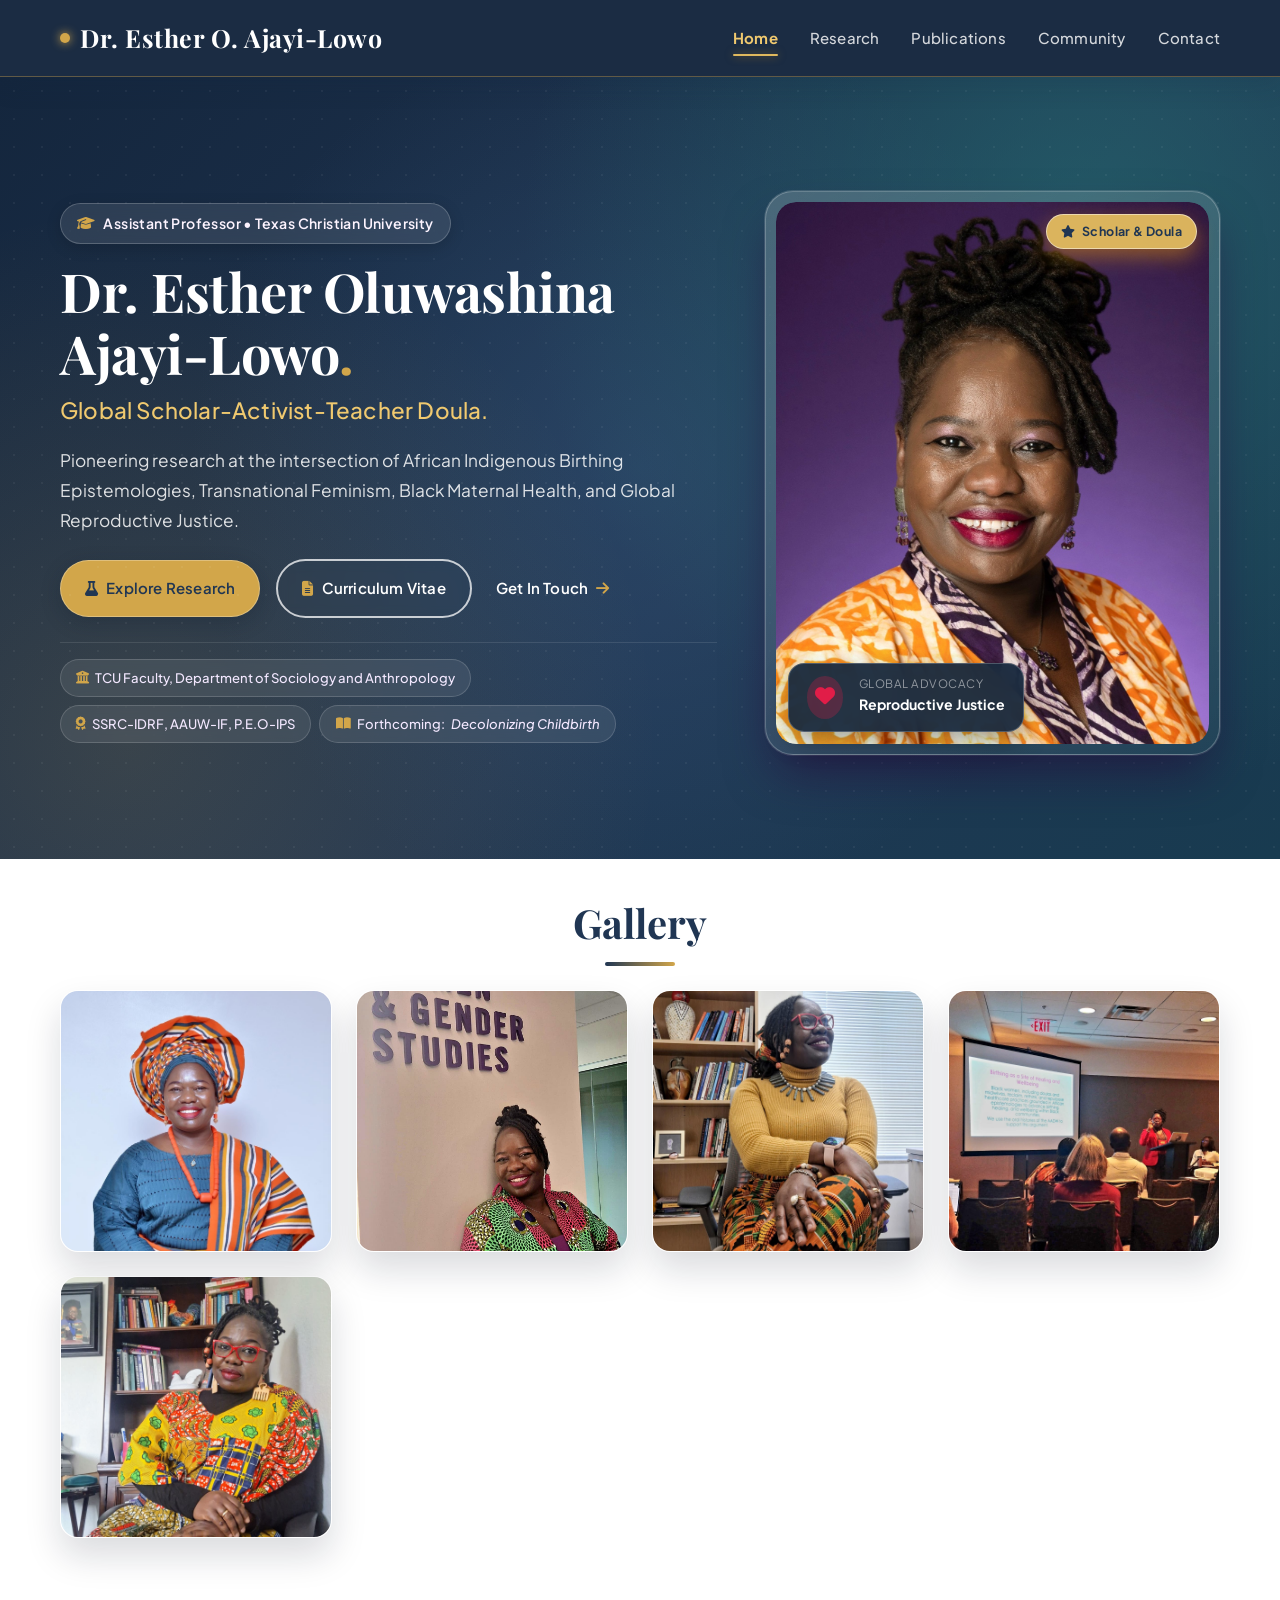
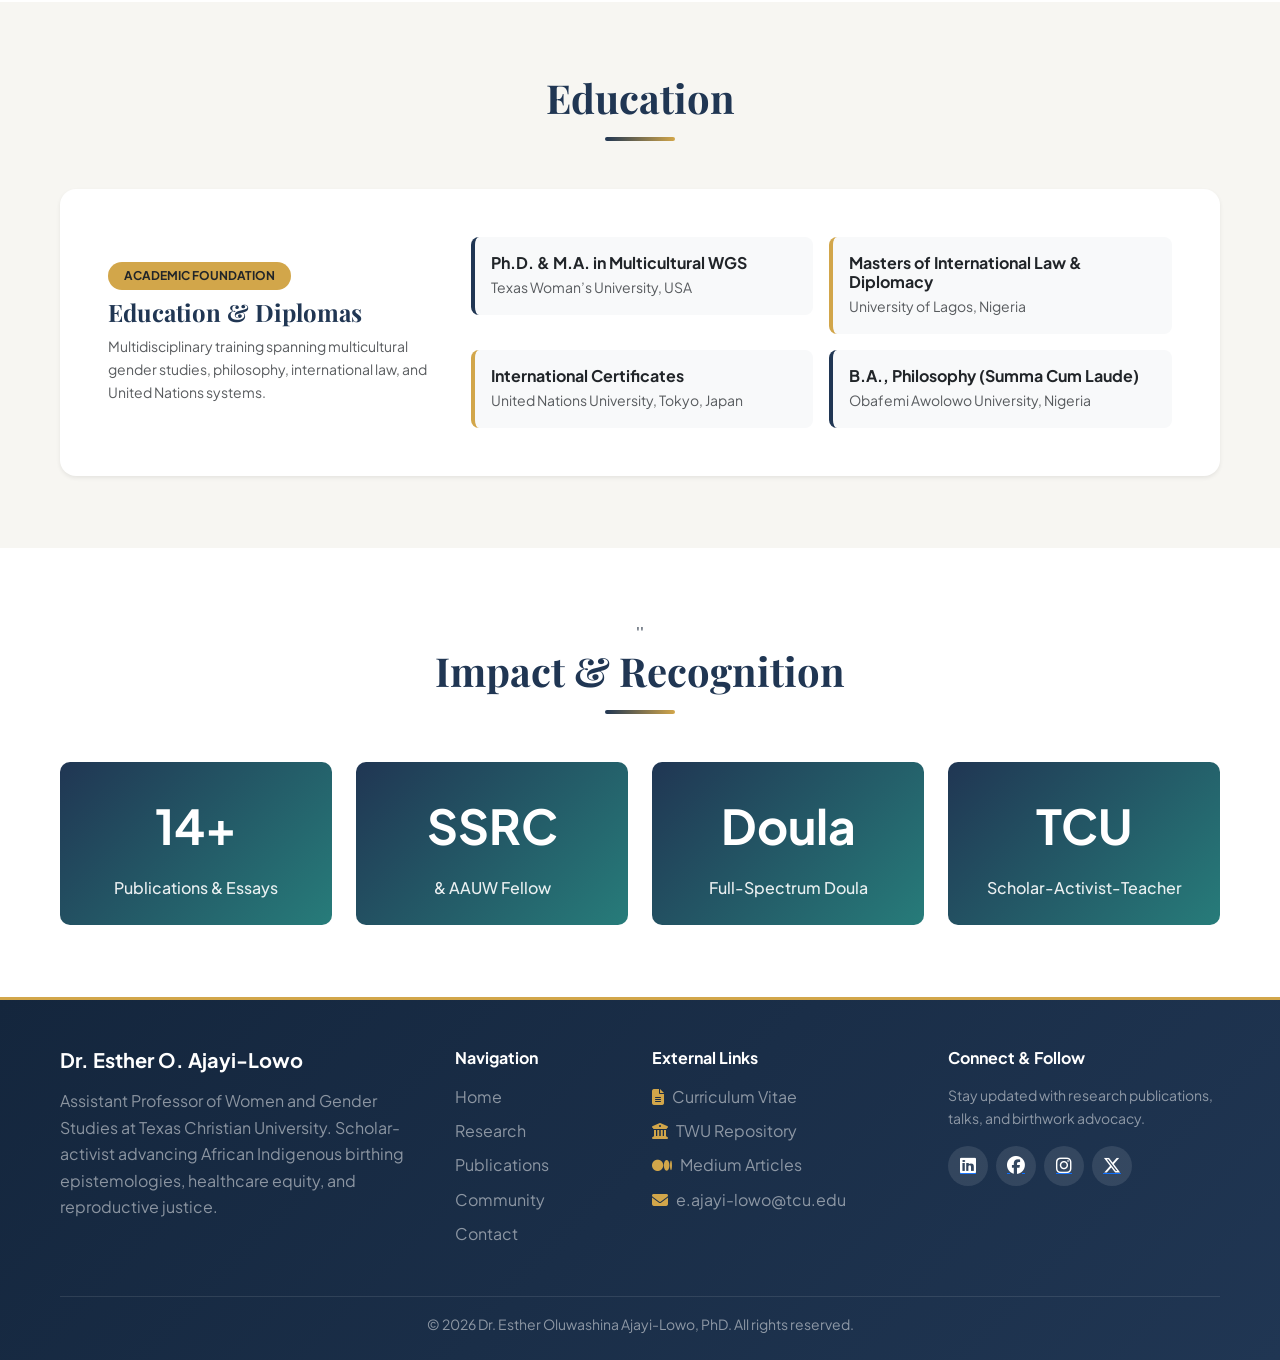
<file: index.html>
<!doctype html>
<html lang="en">
	<head>
		<meta charset="UTF-8" />
		<meta name="viewport" content="width=device-width, initial-scale=1.0" />
		<title>Dr. Esther Oluwashina Ajayi-Lowo | Academic & Research Hub</title>
		<!-- Google Fonts -->
		<link rel="preconnect" href="https://fonts.googleapis.com" />
		<link rel="preconnect" href="https://fonts.gstatic.com" crossorigin />
		<link
			href="https://fonts.googleapis.com/css2?family=Playfair+Display:ital,wght@0,400..900;1,400..900&family=Plus+Jakarta+Sans:ital,wght@0,300..800;1,300..800&display=swap"
			rel="stylesheet" />
		<!-- Bootstrap 5 CSS -->
		<link
			href="https://cdn.jsdelivr.net/npm/bootstrap@5.3.8/dist/css/bootstrap.min.css"
			rel="stylesheet"
			integrity="sha384-sRIl4kxILFvY47J16cr9ZwB07vP4J8+LH7qKQnuqkuIAvNWLzeN8tE5YBujZqJLB"
			crossorigin="anonymous" />
		<link rel="stylesheet" href="https://cdnjs.cloudflare.com/ajax/libs/font-awesome/6.5.2/css/all.min.css" />
		<link rel="stylesheet" href="./index.css" />
		<style>
			.hero-static-image-wrap {
				position: relative;
				overflow: hidden;
				border-radius: 20px;
				background: rgba(255, 255, 255, 0.04);
			}

			.hero-static-image-wrap img {
				width: 100%;
				height: 100%;
				max-height: 560px;
				object-fit: cover;
				object-position: center top;
				display: block;
				border-radius: 20px;
			}

			.gallery-showcase {
				padding-top: 2.5rem;
				padding-bottom: 4rem;
			}

			.gallery-card {
				position: relative;
				overflow: hidden;
				border-radius: 18px;
				border: 1px solid rgba(255, 255, 255, 0.08);
				background: rgba(255, 255, 255, 0.04);
				box-shadow: 0 18px 35px rgba(15, 23, 42, 0.15);
				transition:
					transform 0.25s ease,
					box-shadow 0.25s ease;
				height: 100%;
				margin: 0;
			}

			.gallery-card:hover {
				transform: translateY(-4px);
				box-shadow: 0 22px 38px rgba(15, 23, 42, 0.2);
			}

			.gallery-card img {
				display: block;
				width: 100%;
				height: 260px;
				object-fit: cover;
				object-position: center;
				transition: transform 0.35s ease;
			}

			.gallery-card:hover img {
				transform: scale(1.04);
			}

			.events-showcase {
				padding-top: 2.25rem;
				padding-bottom: 3rem;
			}

			.event-feature-card {
				background: linear-gradient(135deg, #203653 0%, #18314a 100%);
				border: 1px solid rgba(255, 255, 255, 0.12);
				border-radius: 24px;
				overflow: hidden;
				box-shadow: 0 18px 36px rgba(15, 23, 42, 0.2);
			}

			.event-feature-card img {
				display: block;
				width: 100%;
				height: 100%;
				min-height: 300px;
				object-fit: cover;
				object-position: center;
			}

			.event-feature-body {
				padding: 2rem;
				background: transparent;
			}

			.event-tag {
				display: inline-block;
				background: rgba(251, 191, 36, 0.15);
				border: 1px solid rgba(251, 191, 36, 0.4);
				color: #f7d77b;
				font-size: 0.72rem;
				font-weight: 700;
				letter-spacing: 0.08em;
				padding: 0.45rem 0.8rem;
				border-radius: 999px;
				text-transform: uppercase;
				margin-bottom: 1rem;
			}

			.event-feature-body h3 {
				color: #ffffff;
				margin-bottom: 0.85rem;
			}

			.event-feature-body p {
				color: rgba(255, 255, 255, 0.78);
				margin-bottom: 1.25rem;
			}

			.event-meta {
				display: flex;
				flex-wrap: wrap;
				gap: 0.75rem 1.25rem;
				color: rgba(255, 255, 255, 0.9);
				font-size: 0.92rem;
				margin-bottom: 1.5rem;
			}

			.event-meta span {
				display: inline-flex;
				align-items: center;
				gap: 0.45rem;
			}

			.event-feature-body .btn-primary {
				background-color: #d2a64a;
				border-color: #d2a64a;
				color: #14263d;
				font-weight: 700;
			}

			.event-feature-body .btn-primary:hover {
				background-color: #e0ba66;
				border-color: #e0ba66;
				color: #14263d;
			}

			@media (max-width: 767px) {
				.hero-img {
					height: 420px !important;
				}

				.gallery-card img {
					height: 200px;
				}

				.event-feature-body {
					padding: 1.25rem;
				}
			}
		</style>
	</head>
	<body>
		<!-- Navigation -->
		<nav class="my-navbar nav-bar">
			<div class="nav-container">
				<a href="index.html" class="logo">Dr. Esther O. Ajayi-Lowo</a>
				<div class="nav-menu">
					<a href="index.html" class="nav-link active" aria-current="page">Home</a>
					<a href="research.html" class="nav-link">Research</a>
					<a href="publications.html" class="nav-link">Publications</a>
					<a href="community-engagement.html" class="nav-link">Community</a>
					<a href="contact.html" class="nav-link">Contact</a>
				</div>
				<div class="hamburger">
					<span></span>
					<span></span>
					<span></span>
				</div>
			</div>
		</nav>

		<!-- Hero Section -->
		<section class="hero-section position-relative overflow-hidden">
			<div class="container py-lg-4">
				<div class="row align-items-center g-5">
					<!-- Left side: Scholar Profile & Mission -->
					<div class="col-lg-7 text-start">
						<!-- Eyebrow Pill Badge -->
						<div class="d-inline-flex align-items-center gap-2 px-3 py-2 rounded-pill hero-eyebrow mb-3">
							<i class="fas fa-graduation-cap text-warning"></i>
							<span>Assistant Professor • Texas Christian University</span>
						</div>

						<!-- Headline (H1) & Academic Titles -->
						<h1 class="hero-name text-white mb-2">
							Dr. Esther Oluwashina Ajayi-Lowo<span class="gold-accent">.</span>
						</h1>
						<p class="hero-role mb-3">Global Scholar-Activist-Teacher Doula.</p>
						<p class="hero-lead mb-4">
							Pioneering research at the intersection of African Indigenous Birthing Epistemologies,
							Transnational Feminism, Black Maternal Health, and Global Reproductive Justice.
						</p>

						<!-- Bootstrap Buttons & CTAs -->
						<div class="d-flex flex-wrap align-items-center gap-3 mb-4">
							<a href="research.html" class="btn btn-primary px-4 py-3">
								<i class="fas fa-flask me-2"></i>Explore Research
							</a>
							<a
								href="https://drive.google.com/file/d/1KWQlZFyyQTVB3JsP_IVtESdTwYpEVcwn/view?usp=sharing"
								target="_blank"
								rel="noopener noreferrer"
								class="btn btn-outline-light px-4 py-3">
								<i class="fas fa-file-lines me-2 text-warning"></i>Curriculum Vitae
							</a>
							<a
								href="contact.html"
								class="btn btn-link text-white text-decoration-none d-inline-flex align-items-center gap-2 px-2 py-3">
								Get In Touch <i class="fas fa-arrow-right text-warning"></i>
							</a>
						</div>

						<!-- Credential & Trust Badges Strip -->
						<div class="d-flex flex-wrap gap-2 pt-3 border-top border-white border-opacity-10">
							<span class="hero-badge-item">
								<i class="fas fa-university text-warning"></i> TCU Faculty, Department of Sociology
								and Anthropology
							</span>
							<span class="hero-badge-item">
								<i class="fas fa-award text-warning"></i> SSRC-IDRF, AAUW-IF, P.E.O-IPS
							</span>
							<span class="hero-badge-item">
								<i class="fas fa-book-open text-warning"></i> Forthcoming:
								<em>Decolonizing Childbirth</em>
							</span>
						</div>
					</div>

					<!-- Right side: Framed Portrait Showcase -->
					<div class="col-lg-5">
						<div class="hero-image-card">
							<!-- Top Floating Pill -->
							<div class="hero-floating-badge-top">
								<i class="fas fa-star me-1"></i> Scholar &amp; Doula
							</div>

							<div class="hero-static-image-wrap">
								<img
									src="./images/hero-image-prof-esther.jpeg"
									class="hero-img"
									alt="Dr. Esther Oluwashina Ajayi-Lowo portrait" />
							</div>

							<!-- Bottom Floating Glass Badge -->
							<div class="hero-floating-badge">
								<div class="d-flex align-items-center gap-3">
									<div class="rounded-circle bg-danger bg-opacity-25 p-2 text-danger">
										<i class="fas fa-heart text-danger fs-5"></i>
									</div>
									<div>
										<small
											class="text-white-50 d-block lh-sm"
											style="
												font-size: 0.72rem;
												text-transform: uppercase;
												letter-spacing: 0.5px;
											"
											>Global Advocacy</small
										>
										<strong class="text-white" style="font-size: 0.88rem"
											>Reproductive Justice</strong
										>
									</div>
								</div>
							</div>
						</div>
					</div>
				</div>
			</div>
		</section>

		<section id="upcoming-events" class="events-showcase" aria-live="polite"></section>

		<section class="gallery-showcase">
			<div class="container">
				<div class="section-header text-center mb-4">
					<h2 class="display-6 fw-bold">Gallery</h2>
					<div class="underline"></div>
				</div>

				<div class="row g-3 g-md-4 align-items-stretch">
					<div class="col-6 col-md-4 col-lg-3">
						<figure class="gallery-card">
							<img src="./images/gallery1.jpeg" alt="Dr. Esther in community gathering" />
						</figure>
					</div>

					<div class="col-6 col-md-4 col-lg-3">
						<figure class="gallery-card">
							<img src="./images/gallery2.jpeg" alt="Dr. Esther in academic environment" />
						</figure>
					</div>
					<div class="col-6 col-md-4 col-lg-3">
						<figure class="gallery-card">
							<img src="./images/gallery3.jpeg" alt="Dr. Esther leading a conversation" />
						</figure>
					</div>
					<div class="col-6 col-md-4 col-lg-3">
						<figure class="gallery-card">
							<img src="./images/gallery4.jpeg" alt="Dr. Esther in a speaking engagement" />
						</figure>
					</div>

					<div class="col-6 col-md-4 col-lg-3">
						<figure class="gallery-card">
							<img src="./images/gallery5.jpeg" alt="Dr. Esther with community members" />
						</figure>
					</div>
				</div>
			</div>
		</section>

		<!-- About Section -->
		<section class="about py-5">
			<div class="container py-lg-4">
				<div class="section-header text-center mb-5">
					<h2 class="display-6 fw-bold">Education</h2>
					<div class="underline"></div>
				</div>

				<!-- Education & Credentials Card -->
				<div class="row mt-5">
					<div class="col-12">
						<div class="card border-0 rounded-4 shadow-sm p-4 p-lg-5 bg-white">
							<div class="row align-items-center g-4">
								<div class="col-lg-4">
									<span class="badge bg-warning text-dark px-3 py-2 rounded-pill fw-bold mb-2"
										>ACADEMIC FOUNDATION</span
									>
									<h3 class="h4 fw-bold text-primary mb-2">Education &amp; Diplomas</h3>
									<p class="text-muted small mb-0">
										Multidisciplinary training spanning multicultural gender studies,
										philosophy, international law, and United Nations systems.
									</p>
								</div>
								<div class="col-lg-8">
									<div class="row g-3">
										<div class="col-12 col-sm-6">
											<div
												class="p-3 rounded-3 bg-light border-start border-4 border-primary">
												<h6 class="fw-bold mb-1">
													Ph.D. &amp; M.A. in Multicultural WGS
												</h6>
												<p class="small text-muted mb-0">
													Texas Woman’s University, USA
												</p>
											</div>
										</div>
										<div class="col-12 col-sm-6">
											<div
												class="p-3 rounded-3 bg-light border-start border-4 border-warning">
												<h6 class="fw-bold mb-1">
													Masters of International Law & Diplomacy
												</h6>
												<p class="small text-muted mb-0">
													University of Lagos, Nigeria
												</p>
											</div>
										</div>
										<div class="col-12 col-sm-6">
											<div
												class="p-3 rounded-3 bg-light border-start border-4 border-warning">
												<h6 class="fw-bold mb-1">
													International Certificates
												</h6>
												<p class="small text-muted mb-0">
													United Nations University, Tokyo, Japan
												</p>
											</div>
										</div>
										<div class="col-12 col-sm-6">
											<div
												class="p-3 rounded-3 bg-light border-start border-4 border-primary">
												<h6 class="fw-bold mb-1">
													B.A., Philosophy (Summa Cum Laude)
												</h6>
												<p class="small text-muted mb-0">
													Obafemi Awolowo University, Nigeria
												</p>
											</div>
										</div>
									</div>
								</div>
							</div>
						</div>
					</div>
				</div>
			</div>
		</section>
		<!-- Highlights Section -->
		<section class="highlights py-5">
			<div class="container py-lg-4">
				<div class="section-header text-center mb-5">
					''
					<h2 class="display-6 fw-bold">Impact &amp; Recognition</h2>
					<div class="underline"></div>
				</div>
				<div class="row g-4">
					<div class="col-6 col-lg-3">
						<div class="stat-box h-100 d-flex flex-column justify-content-center p-4">
							<div class="stat-number">14+</div>
							<div class="stat-label">Publications &amp; Essays</div>
						</div>
					</div>
					<div class="col-6 col-lg-3">
						<div class="stat-box h-100 d-flex flex-column justify-content-center p-4">
							<div class="stat-number">SSRC</div>
							<div class="stat-label">&amp; AAUW Fellow</div>
						</div>
					</div>
					<div class="col-6 col-lg-3">
						<div class="stat-box h-100 d-flex flex-column justify-content-center p-4">
							<div class="stat-number">Doula</div>
							<div class="stat-label">Full-Spectrum Doula</div>
						</div>
					</div>
					<div class="col-6 col-lg-3">
						<div class="stat-box h-100 d-flex flex-column justify-content-center p-4">
							<div class="stat-number">TCU</div>
							<div class="stat-label">Scholar-Activist-Teacher</div>
						</div>
					</div>
				</div>
			</div>
		</section>

		<!-- Footer -->
		<footer class="footer pt-5 pb-4">
			<div class="container">
				<div class="row g-4 pb-4">
					<!-- Brand & Bio Summary -->
					<div class="col-12 col-md-5 col-lg-4">
						<h4 class="h5 fw-bold text-white mb-3">Dr. Esther O. Ajayi-Lowo</h4>
						<p class="text-white-50 pe-lg-4">
							Assistant Professor of Women and Gender Studies at Texas Christian University.
							Scholar-activist advancing African Indigenous birthing epistemologies, healthcare equity, and
							reproductive justice.
						</p>
					</div>

					<!-- Quick Links -->
					<div class="col-6 col-md-3 col-lg-2">
						<h5 class="h6 fw-bold text-white mb-3">Navigation</h5>
						<ul class="list-unstyled mb-0">
							<li class="mb-2">
								<a href="index.html" class="text-white-50 text-decoration-none">Home</a>
							</li>
							<li class="mb-2">
								<a href="research.html" class="text-white-50 text-decoration-none">Research</a>
							</li>
							<li class="mb-2">
								<a href="publications.html" class="text-white-50 text-decoration-none"
									>Publications</a
								>
							</li>
							<li class="mb-2">
								<a href="community-engagement.html" class="text-white-50 text-decoration-none"
									>Community</a
								>
							</li>
							<li class="mb-2">
								<a href="contact.html" class="text-white-50 text-decoration-none">Contact</a>
							</li>
						</ul>
					</div>

					<!-- External Academic Resources & Guides -->
					<div class="col-6 col-md-4 col-lg-3">
						<h5 class="h6 fw-bold text-white mb-3">External Links</h5>
						<!-- =================================================================
						     GUIDE: EXTERNAL ACADEMIC LINKS
						     Update or add links to institutional directories, syllabi, or profiles below.
						     Example: <a href="https://your-url.com" target="_blank" rel="noopener noreferrer">...</a>
						================================================================== -->
						<ul class="list-unstyled mb-0">
							<li class="mb-2">
								<a
									href="https://docs.google.com/document/d/1X0JhwEbv8cHkb0I58TmnPBc52tW5GTsY/edit?usp=sharing&ouid=112978066714034917840&rtpof=true&sd=true"
									target="_blank"
									rel="noopener noreferrer"
									class="text-white-50 text-decoration-none">
									<i class="fas fa-file-text text-warning me-2"></i>Curriculum Vitae
								</a>
							</li>
							<li class="mb-2">
								<a
									href="https://twu-ir.tdl.org/handle/11274/12696"
									target="_blank"
									rel="noopener noreferrer"
									class="text-white-50 text-decoration-none">
									<i class="fas fa-university text-warning me-2"></i>TWU Repository
								</a>
							</li>
							<li class="mb-2">
								<a
									href="https://medium.com/@estarjayi"
									target="_blank"
									rel="noopener noreferrer"
									class="text-white-50 text-decoration-none">
									<i class="fab fa-medium text-warning me-2"></i>Medium Articles
								</a>
							</li>
							<li class="mb-2">
								<a href="mailto:e.ajayi-lowo@tcu.edu" class="text-white-50 text-decoration-none">
									<i class="fas fa-envelope text-warning me-2"></i>e.ajayi-lowo@tcu.edu
								</a>
							</li>
						</ul>
					</div>

					<!-- Social Links & Profiles -->
					<div class="col-12 col-md-6 col-lg-3">
						<h5 class="h6 fw-bold text-white mb-3">Connect &amp; Follow</h5>
						<p class="text-white-50 small mb-3">
							Stay updated with research publications, talks, and birthwork advocacy.
						</p>

						<!-- =================================================================
						     GUIDE: SOCIAL MEDIA & PROFILE LINKS
						     To configure your social profiles, replace the '#' placeholders with your URLs:
						     - LinkedIn: Connected to Dr. Esther's verified profile
						     - Twitter/X: Replace '#' with e.g. "https://twitter.com/yourhandle"
						     - Google Scholar: Replace '#' with e.g. "https://scholar.google.com/citations?user=..."
						     - YouTube: Replace '#' with e.g. "https://youtube.com/@yourchannel"
						================================================================== -->
						<div class="social-links d-flex gap-2">
							<a
								href="https://www.linkedin.com/in/esther-shina-ajayi-lowo-phd"
								target="_blank"
								rel="noopener noreferrer"
								aria-label="LinkedIn Profile"
								title="LinkedIn Profile"
								><i class="fab fa-linkedin"></i
							></a>
							<a
								href="https://www.facebook.com/esther.ajayilowo"
								target="_blank"
								rel="noopener noreferrer"
								aria-label="Facebook Profile"
								title="Facebook Profile"
								><i class="fab fa-facebook"></i
							></a>
							<a
								href="https://www.instagram.com/estarjayi/"
								target="_blank"
								rel="noopener noreferrer"
								aria-label="Instagram Profile"
								title="Instagram Profile"
								><i class="fab fa-instagram"></i
							></a>
							<a
								href="https://x.com/ajayilowo"
								target="_blank"
								rel="noopener noreferrer"
								aria-label="X Profile"
								title="X Profile"
								><i class="fab fa-x-twitter"></i
							></a>
						</div>
					</div>
				</div>

				<div class="footer-bottom border-top border-white border-opacity-10 pt-3 mt-3 text-center text-white-50 small">
					<p class="mb-0">&copy; 2026 Dr. Esther Oluwashina Ajayi-Lowo, PhD. All rights reserved.</p>
				</div>
			</div>
		</footer>

		<script
			src="https://cdn.jsdelivr.net/npm/@popperjs/core@2.11.8/dist/umd/popper.min.js"
			integrity="sha384-I7E8VVD/ismYTF4hNIPjVp/Zjvgyol6VFvRkX/vR+Vc4jQkC+hVqc2pM8ODewa9r"
			crossorigin="anonymous"></script>
		<script
			src="https://cdn.jsdelivr.net/npm/bootstrap@5.3.8/dist/js/bootstrap.min.js"
			integrity="sha384-G/EV+4j2dNv+tEPo3++6LCgdCROaejBqfUeNjuKAiuXbjrxilcCdDz6ZAVfHWe1Y"
			crossorigin="anonymous"></script>
		<script src="./index.js"></script>
	</body>
</html>
</file>
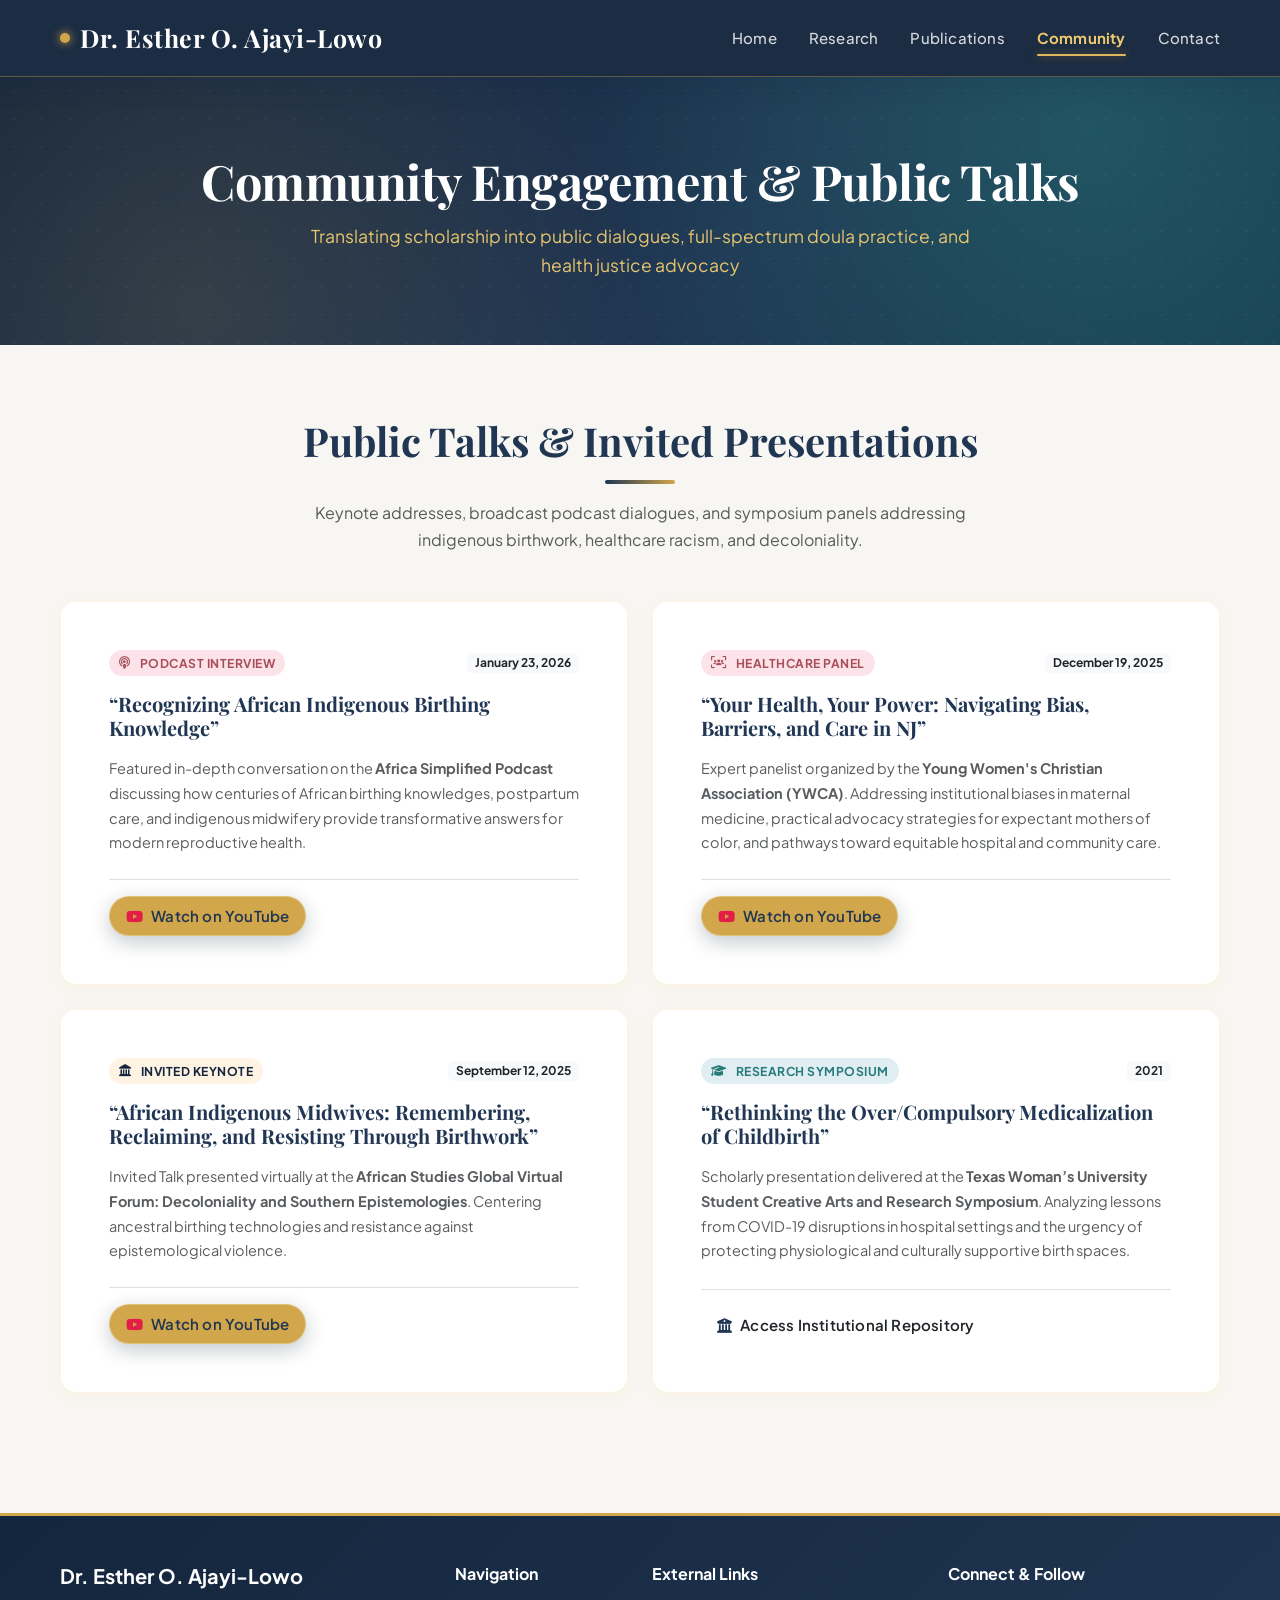
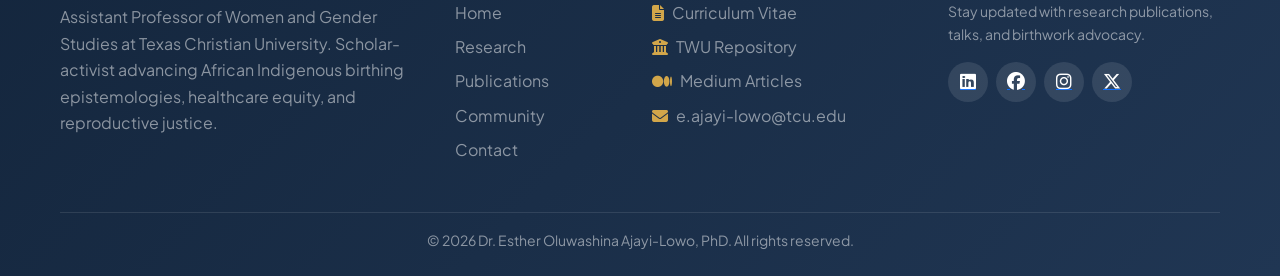
<file: community-engagement.html>
<!doctype html>
<html lang="en">
  <head>
    <meta charset="UTF-8" />
    <meta name="viewport" content="width=device-width, initial-scale=1.0" />
    <title>Community Engagement &amp; Public Talks | Dr. Esther Oluwashina Ajayi-Lowo</title>
    <!-- Google Fonts -->
    <link rel="preconnect" href="https://fonts.googleapis.com" />
    <link rel="preconnect" href="https://fonts.gstatic.com" crossorigin />
    <link
      href="https://fonts.googleapis.com/css2?family=Playfair+Display:ital,wght@0,400..900;1,400..900&family=Plus+Jakarta+Sans:ital,wght@0,300..800;1,300..800&display=swap"
      rel="stylesheet"
    />
    <!-- Bootstrap 5 CSS -->
    <link
      href="https://cdn.jsdelivr.net/npm/bootstrap@5.3.8/dist/css/bootstrap.min.css"
      rel="stylesheet"
      integrity="sha384-sRIl4kxILFvY47J16cr9ZwB07vP4J8+LH7qKQnuqkuIAvNWLzeN8tE5YBujZqJLB"
      crossorigin="anonymous"
    />
    <link
      rel="stylesheet"
      href="https://cdnjs.cloudflare.com/ajax/libs/font-awesome/6.5.2/css/all.min.css"
    />
    <link rel="stylesheet" href="./index.css" />
  </head>
  <body>
    <!-- Navigation -->
    <nav class="my-navbar nav-bar">
      <div class="nav-container">
        <a href="index.html" class="logo">Dr. Esther O. Ajayi-Lowo</a>
        <div class="nav-menu">
          <a href="index.html" class="nav-link active" aria-current="page">Home</a>
          <a href="research.html" class="nav-link">Research</a>
          <a href="publications.html" class="nav-link">Publications</a>
          <a href="community-engagement.html" class="nav-link">Community</a>
          <a href="contact.html" class="nav-link">Contact</a>
        </div>
        <div class="hamburger">
          <span></span>
          <span></span>
          <span></span>
        </div>
      </div>
    </nav>

    <!-- Page Header -->
    <section class="page-header">
      <div class="container">
        <h1>Community Engagement &amp; Public Talks</h1>
        <p class="breadcrumb-text">
          Translating scholarship into public dialogues, full-spectrum doula practice, and health
          justice advocacy
        </p>
      </div>
    </section>

    <!-- Main Content -->
    <main class="page-content py-5">
      <div class="container py-lg-4">
        <!-- Section: Featured Public Talks & Broadcasts -->
        <div class="mb-5">
          <div class="section-header text-center mb-5">
            <h2 class="display-6 fw-bold">Public Talks &amp; Invited Presentations</h2>
            <div class="underline"></div>
            <p class="text-muted mt-3 mx-auto" style="max-width: 680px">
              Keynote addresses, broadcast podcast dialogues, and symposium panels addressing
              indigenous birthwork, healthcare racism, and decoloniality.
            </p>
          </div>

          <!-- =================================================================
					     GUIDE: HOW TO ADD NEW TALKS & RECORDINGS
					     To add an invited lecture, panel, or podcast:
					     1. Duplicate a .talk-card block below.
					     2. Update the badge, title, organizer, and date.
					     3. Update the href="..." link with your YouTube, podcast, or institutional URL.
					================================================================== -->
          <div class="row g-4 mb-5">
            <!-- Talk 1 -->
            <div class="col-12 col-lg-6">
              <div class="community-card h-100 p-4 p-md-5">
                <div class="d-flex align-items-center justify-content-between mb-3">
                  <span class="pub-badge pub-badge-talk"
                    ><i class="fas fa-podcast me-1"></i> Podcast Interview</span
                  >
                  <span class="badge bg-light text-dark fw-bold">January 23, 2026</span>
                </div>
                <h3 class="h4 fw-bold mb-3">“Recognizing African Indigenous Birthing Knowledge”</h3>
                <p class="text-muted mb-4">
                  Featured in-depth conversation on the
                  <strong>Africa Simplified Podcast</strong> discussing how centuries of African
                  birthing knowledges, postpartum care, and indigenous midwifery provide
                  transformative answers for modern reproductive health.
                </p>
                <div class="mt-auto pt-3 border-top">
                  <!-- GUIDE: Link to podcast recording -->
                  <a
                    href="https://www.youtube.com/watch?v=A_8p6YwdIfM"
                    target="_blank"
                    rel="noopener noreferrer"
                    class="btn btn-primary btn-sm px-3 py-2 rounded-pill"
                  >
                    <i class="fab fa-youtube me-2 text-danger"></i>Watch on YouTube
                  </a>
                </div>
              </div>
            </div>

            <!-- Talk 2 -->
            <div class="col-12 col-lg-6">
              <div class="community-card h-100 p-4 p-md-5">
                <div class="d-flex align-items-center justify-content-between mb-3">
                  <span class="pub-badge pub-badge-talk"
                    ><i class="fas fa-users-viewfinder me-1"></i> Healthcare Panel</span
                  >
                  <span class="badge bg-light text-dark fw-bold">December 19, 2025</span>
                </div>
                <h3 class="h4 fw-bold mb-3">
                  “Your Health, Your Power: Navigating Bias, Barriers, and Care in NJ”
                </h3>
                <p class="text-muted mb-4">
                  Expert panelist organized by the
                  <strong>Young Women's Christian Association (YWCA)</strong>. Addressing
                  institutional biases in maternal medicine, practical advocacy strategies for
                  expectant mothers of color, and pathways toward equitable hospital and community
                  care.
                </p>
                <div class="mt-auto pt-3 border-top">
                  <!-- GUIDE: Link to panel recording -->
                  <a
                    href="https://www.youtube.com/watch?v=FCJw8Y1IJxU"
                    target="_blank"
                    rel="noopener noreferrer"
                    class="btn btn-primary btn-sm px-3 py-2 rounded-pill"
                  >
                    <i class="fab fa-youtube me-2 text-danger"></i>Watch on YouTube
                  </a>
                </div>
              </div>
            </div>

            <!-- Talk 3 -->
            <div class="col-12 col-lg-6">
              <div class="community-card h-100 p-4 p-md-5">
                <div class="d-flex align-items-center justify-content-between mb-3">
                  <span class="pub-badge pub-badge-journal"
                    ><i class="fas fa-landmark me-1"></i> Invited Keynote</span
                  >
                  <span class="badge bg-light text-dark fw-bold">September 12, 2025</span>
                </div>
                <h3 class="h4 fw-bold mb-3">
                  “African Indigenous Midwives: Remembering, Reclaiming, and Resisting Through
                  Birthwork”
                </h3>
                <p class="text-muted mb-4">
                  Invited Talk presented virtually at the
                  <strong
                    >African Studies Global Virtual Forum: Decoloniality and Southern
                    Epistemologies</strong
                  >. Centering ancestral birthing technologies and resistance against
                  epistemological violence.
                </p>
                <div class="mt-auto pt-3 border-top">
                  <!-- GUIDE: Link to virtual forum recording -->
                  <a
                    href="https://www.youtube.com/watch?v=zsq3q0yN4SU"
                    target="_blank"
                    rel="noopener noreferrer"
                    class="btn btn-primary btn-sm px-3 py-2 rounded-pill"
                  >
                    <i class="fab fa-youtube me-2 text-danger"></i>Watch on YouTube
                  </a>
                </div>
              </div>
            </div>

            <!-- Talk 4 -->
            <div class="col-12 col-lg-6">
              <div class="community-card h-100 p-4 p-md-5">
                <div class="d-flex align-items-center justify-content-between mb-3">
                  <span class="pub-badge pub-badge-chapter"
                    ><i class="fas fa-graduation-cap me-1"></i> Research Symposium</span
                  >
                  <span class="badge bg-light text-dark fw-bold">2021</span>
                </div>
                <h3 class="h4 fw-bold mb-3">
                  “Rethinking the Over/Compulsory Medicalization of Childbirth”
                </h3>
                <p class="text-muted mb-4">
                  Scholarly presentation delivered at the
                  <strong
                    >Texas Woman’s University Student Creative Arts and Research Symposium</strong
                  >. Analyzing lessons from COVID-19 disruptions in hospital settings and the
                  urgency of protecting physiological and culturally supportive birth spaces.
                </p>
                <div class="mt-auto pt-3 border-top">
                  <!-- GUIDE: Link to symposium presentation repository -->
                  <a
                    href="https://twu-ir.tdl.org/handle/11274/12696"
                    target="_blank"
                    rel="noopener noreferrer"
                    class="btn btn-outline-dark btn-sm px-3 py-2 rounded-pill"
                  >
                    <i class="fas fa-university me-2 text-primary"></i>Access Institutional
                    Repository
                  </a>
                </div>
              </div>
            </div>
          </div>
        </div>
      </div>
    </main>

    <!-- Footer -->
    <footer class="footer pt-5 pb-4">
      <div class="container">
        <div class="row g-4 pb-4">
          <!-- Brand & Bio Summary -->
          <div class="col-12 col-md-5 col-lg-4">
            <h4 class="h5 fw-bold text-white mb-3">Dr. Esther O. Ajayi-Lowo</h4>
            <p class="text-white-50 pe-lg-4">
              Assistant Professor of Women and Gender Studies at Texas Christian University.
              Scholar-activist advancing African Indigenous birthing epistemologies, healthcare
              equity, and reproductive justice.
            </p>
          </div>

          <!-- Quick Links -->
          <div class="col-6 col-md-3 col-lg-2">
            <h5 class="h6 fw-bold text-white mb-3">Navigation</h5>
            <ul class="list-unstyled mb-0">
              <li class="mb-2">
                <a href="index.html" class="text-white-50 text-decoration-none">Home</a>
              </li>
              <li class="mb-2">
                <a href="research.html" class="text-white-50 text-decoration-none">Research</a>
              </li>
              <li class="mb-2">
                <a href="publications.html" class="text-white-50 text-decoration-none"
                  >Publications</a
                >
              </li>
              <li class="mb-2">
                <a href="community-engagement.html" class="text-white-50 text-decoration-none"
                  >Community</a
                >
              </li>
              <li class="mb-2">
                <a href="contact.html" class="text-white-50 text-decoration-none">Contact</a>
              </li>
            </ul>
          </div>

          <!-- External Academic Resources & Guides -->
          <div class="col-6 col-md-4 col-lg-3">
            <h5 class="h6 fw-bold text-white mb-3">External Links</h5>
            <!-- =================================================================
						     GUIDE: EXTERNAL ACADEMIC LINKS
						     Update or add links to institutional directories, syllabi, or profiles below.
						================================================================== -->
            <ul class="list-unstyled mb-0">
              <li class="mb-2">
                <a
                  href="https://docs.google.com/document/d/1X0JhwEbv8cHkb0I58TmnPBc52tW5GTsY/edit?usp=sharing&ouid=112978066714034917840&rtpof=true&sd=true"
                  target="_blank"
                  rel="noopener noreferrer"
                  class="text-white-50 text-decoration-none"
                >
                  <i class="fas fa-file-text text-warning me-2"></i>Curriculum Vitae
                </a>
              </li>
              <li class="mb-2">
                <a
                  href="https://twu-ir.tdl.org/handle/11274/12696"
                  target="_blank"
                  rel="noopener noreferrer"
                  class="text-white-50 text-decoration-none"
                >
                  <i class="fas fa-university text-warning me-2"></i>TWU Repository
                </a>
              </li>
              <li class="mb-2">
                <a
                  href="https://medium.com/@estarjayi"
                  target="_blank"
                  rel="noopener noreferrer"
                  class="text-white-50 text-decoration-none"
                >
                  <i class="fab fa-medium text-warning me-2"></i>Medium Articles
                </a>
              </li>
              <li class="mb-2">
                <a href="mailto:e.ajayi-lowo@tcu.edu" class="text-white-50 text-decoration-none">
                  <i class="fas fa-envelope text-warning me-2"></i>e.ajayi-lowo@tcu.edu
                </a>
              </li>
            </ul>
          </div>

          <!-- Social Links & Profiles -->
          <div class="col-12 col-md-6 col-lg-3">
            <h5 class="h6 fw-bold text-white mb-3">Connect &amp; Follow</h5>
            <p class="text-white-50 small mb-3">
              Stay updated with research publications, talks, and birthwork advocacy.
            </p>

            <!-- =================================================================
						     GUIDE: SOCIAL MEDIA & PROFILE LINKS
						     To configure your social profiles, replace the '#' placeholders with your URLs:
						     - LinkedIn: Connected to Dr. Esther's verified profile
						     - Twitter/X: Replace '#' with e.g. "https://twitter.com/yourhandle"
						     - Google Scholar: Replace '#' with e.g. "https://scholar.google.com/citations?user=..."
						     - YouTube: Replace '#' with e.g. "https://youtube.com/@yourchannel"
						================================================================== -->
            <div class="social-links d-flex gap-2">
              <a
                href="https://www.linkedin.com/in/esther-shina-ajayi-lowo-phd"
                target="_blank"
                rel="noopener noreferrer"
                aria-label="LinkedIn Profile"
                title="LinkedIn Profile"
                ><i class="fab fa-linkedin"></i
              ></a>
              <a
                href="https://www.facebook.com/esther.ajayilowo"
                target="_blank"
                rel="noopener noreferrer"
                aria-label="Facebook Profile"
                title="Facebook Profile"
                ><i class="fab fa-facebook"></i
              ></a>
              <a
                href="https://www.instagram.com/estarjayi/"
                target="_blank"
                rel="noopener noreferrer"
                aria-label="Instagram Profile"
                title="Instagram Profile"
                ><i class="fab fa-instagram"></i
              ></a>
              <a
                href="https://x.com/ajayilowo"
                target="_blank"
                rel="noopener noreferrer"
                aria-label="X Profile"
                title="X Profile"
                ><i class="fab fa-x-twitter"></i
              ></a>
            </div>
          </div>
        </div>

        <div
          class="footer-bottom border-top border-white border-opacity-10 pt-3 mt-3 text-center text-white-50 small"
        >
          <p class="mb-0">
            &copy; 2026 Dr. Esther Oluwashina Ajayi-Lowo, PhD. All rights reserved.
          </p>
        </div>
      </div>
    </footer>

    <script
      src="https://cdn.jsdelivr.net/npm/bootstrap@5.3.8/dist/js/bootstrap.bundle.min.js"
      integrity="sha384-FKyoEForCGlyvwx9Hj09JcYn3nv7wiPVlz7YYwJrWVcXK/BmnVDxM+D2scQbITxI"
      crossorigin="anonymous"
    ></script>
    <script src="./index.js"></script>
  </body>
</html>
</file>
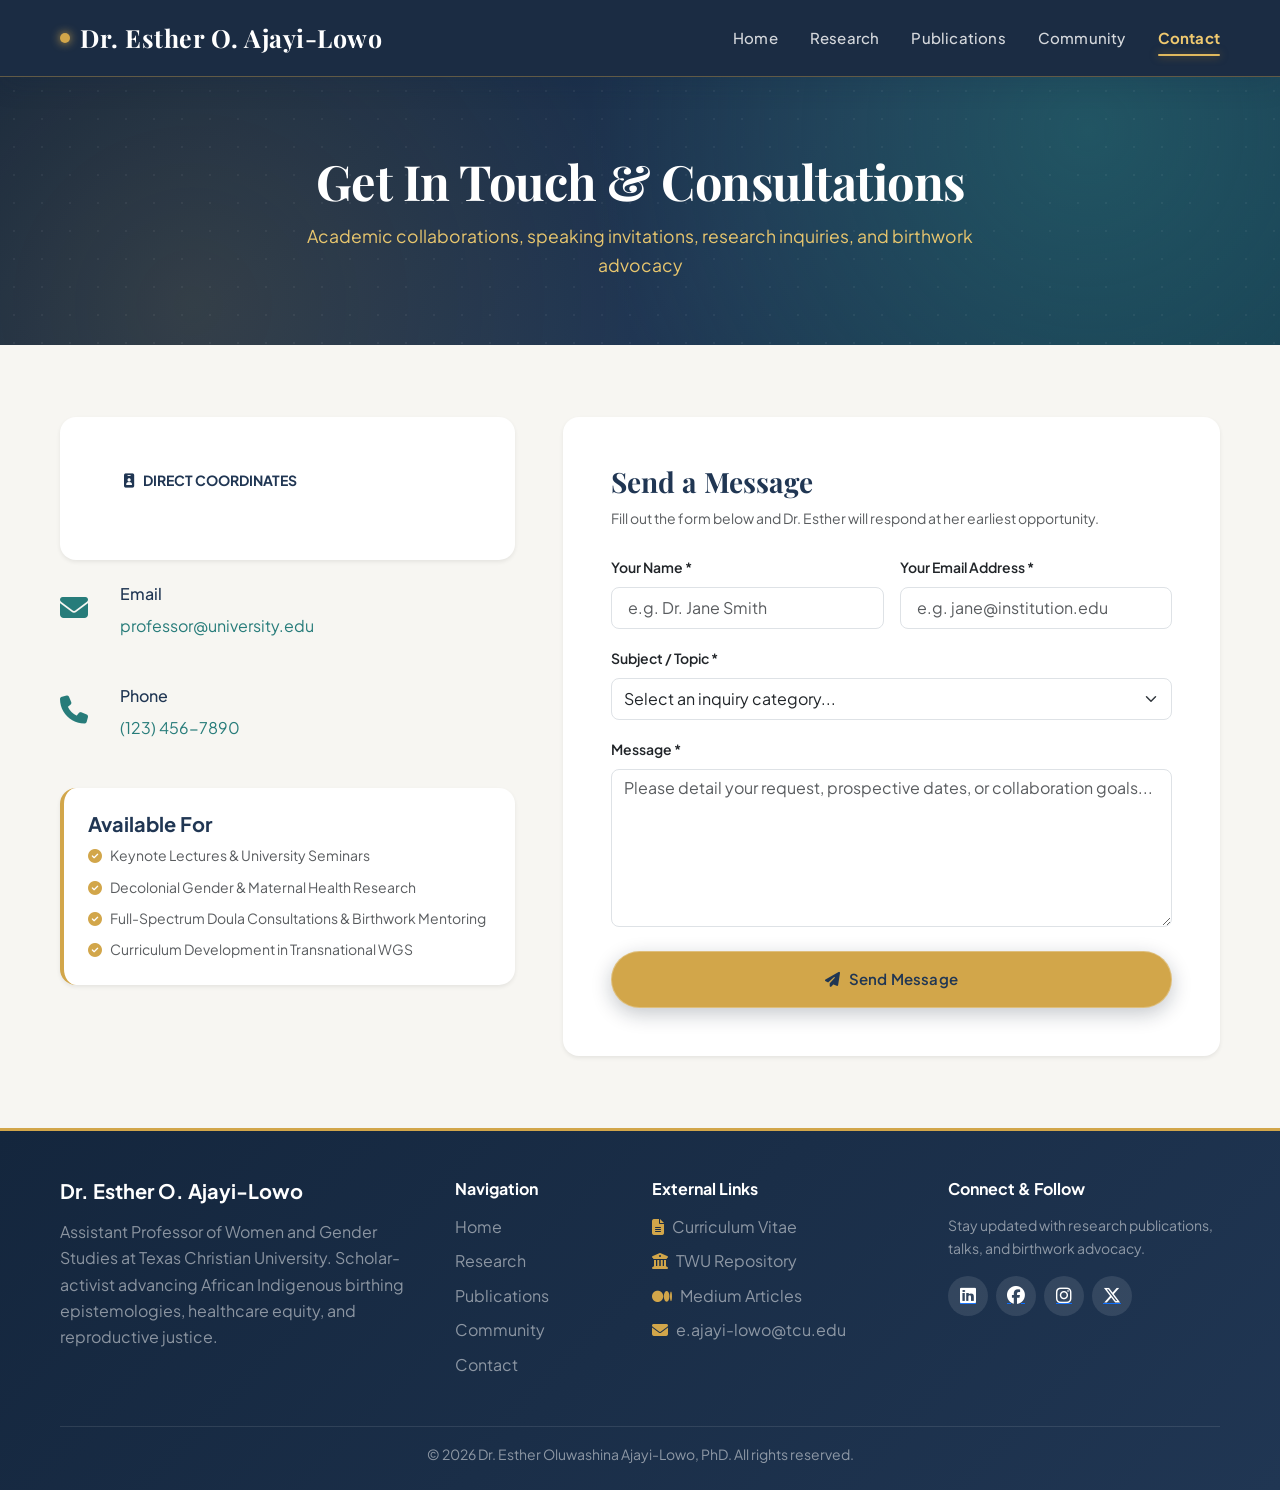
<file: contact.html>
<!doctype html>
<html lang="en">
  <head>
    <meta charset="UTF-8" />
    <meta name="viewport" content="width=device-width, initial-scale=1.0" />
    <title>Contact &amp; Inquiries | Dr. Esther Oluwashina Ajayi-Lowo</title>
    <!-- Google Fonts -->
    <link rel="preconnect" href="https://fonts.googleapis.com" />
    <link rel="preconnect" href="https://fonts.gstatic.com" crossorigin />
    <link
      href="https://fonts.googleapis.com/css2?family=Playfair+Display:ital,wght@0,400..900;1,400..900&family=Plus+Jakarta+Sans:ital,wght@0,300..800;1,300..800&display=swap"
      rel="stylesheet"
    />
    <!-- Bootstrap 5 CSS -->
    <link
      href="https://cdn.jsdelivr.net/npm/bootstrap@5.3.8/dist/css/bootstrap.min.css"
      rel="stylesheet"
      integrity="sha384-sRIl4kxILFvY47J16cr9ZwB07vP4J8+LH7qKQnuqkuIAvNWLzeN8tE5YBujZqJLB"
      crossorigin="anonymous"
    />
    <link
      rel="stylesheet"
      href="https://cdnjs.cloudflare.com/ajax/libs/font-awesome/6.5.2/css/all.min.css"
    />
    <link rel="stylesheet" href="./index.css" />
  </head>
  <body>
    <!-- Navigation -->
    <nav class="my-navbar nav-bar">
      <div class="nav-container">
        <a href="index.html" class="logo">Dr. Esther O. Ajayi-Lowo</a>
        <div class="nav-menu">
          <a href="index.html" class="nav-link active" aria-current="page">Home</a>
          <a href="research.html" class="nav-link">Research</a>
          <a href="publications.html" class="nav-link">Publications</a>
          <a href="community-engagement.html" class="nav-link">Community</a>
          <a href="contact.html" class="nav-link">Contact</a>
        </div>
        <div class="hamburger">
          <span></span>
          <span></span>
          <span></span>
        </div>
      </div>
    </nav>
    <!-- Page Header -->
    <section class="page-header">
      <div class="container">
        <h1>Get In Touch &amp; Consultations</h1>
        <p class="breadcrumb-text">
          Academic collaborations, speaking invitations, research inquiries, and birthwork advocacy
        </p>
      </div>
    </section>

    <!-- Contact Content -->
    <main class="page-content py-5">
      <div class="container py-lg-4">
        <div class="row g-5 align-items-start">
          <!-- Left Column: Academic Affiliations & Contact Coordinates (col-lg-5) -->
          <div class="col-12 col-lg-5">
            <div class="card border-0 rounded-4 shadow-sm p-4 p-md-5 bg-white mb-4">
              <div
                class="d-inline-flex align-items-center gap-2 px-3 py-1 rounded-pill bg-purple-subtle text-primary fw-bold small mb-3"
              >
                <i class="fas fa-id-badge"></i> DIRECT COORDINATES
              </div>
            </div>
            <div class="info-item">
              <div class="info-icon"><i class="fas fa-envelope"></i></div>
              <div class="info-text">
                <h4>Email</h4>
                <p><a href="mailto:professor@university.edu">professor@university.edu</a></p>
              </div>
            </div>
            <div class="info-item">
              <div class="info-icon"><i class="fas fa-phone"></i></div>
              <div class="info-text">
                <h4>Phone</h4>
                <p><a href="tel:+1234567890">(123) 456-7890</a></p>
              </div>
            </div>

            <!-- Consultation Areas Card -->
            <div
              class="card border-0 rounded-4 shadow-sm p-4 bg-white border-start border-4 border-warning"
            >
              <h5 class="fw-bold text-primary mb-2">Available For</h5>
              <ul class="list-unstyled small text-muted mb-0 d-flex flex-column gap-2">
                <li>
                  <i class="fas fa-check-circle text-warning me-2"></i>Keynote Lectures &amp;
                  University Seminars
                </li>
                <li>
                  <i class="fas fa-check-circle text-warning me-2"></i>Decolonial Gender &amp;
                  Maternal Health Research
                </li>
                <li>
                  <i class="fas fa-check-circle text-warning me-2"></i>Full-Spectrum Doula
                  Consultations &amp; Birthwork Mentoring
                </li>
                <li>
                  <i class="fas fa-check-circle text-warning me-2"></i>Curriculum Development in
                  Transnational WGS
                </li>
              </ul>
            </div>
          </div>

          <!-- Right Column: Interactive Contact Form (col-lg-7) -->
          <div class="col-12 col-lg-7">
            <div class="card border-0 rounded-4 shadow-sm p-4 p-md-5 bg-white">
              <h2 class="h3 fw-bold text-primary mb-2">Send a Message</h2>
              <p class="text-muted small mb-4">
                Fill out the form below and Dr. Esther will respond at her earliest opportunity.
              </p>

              <!-- =================================================================
							     GUIDE: CONTACT FORM BACKEND INTEGRATION
							     To send submissions directly to your email, you can add an action attribute:
							     Example with Formspree:
							     <form id="contactForm" action="https://formspree.io/f/your_form_id" method="POST">
							================================================================== -->
              <form id="contactForm">
                <div class="row g-3">
                  <div class="col-12 col-sm-6">
                    <label for="senderName" class="form-label small fw-semibold text-dark"
                      >Your Name *</label
                    >
                    <input
                      type="text"
                      class="form-control form-control-lg fs-6 rounded-3"
                      id="senderName"
                      placeholder="e.g. Dr. Jane Smith"
                      required
                    />
                  </div>
                  <div class="col-12 col-sm-6">
                    <label for="senderEmail" class="form-label small fw-semibold text-dark"
                      >Your Email Address *</label
                    >
                    <input
                      type="email"
                      class="form-control form-control-lg fs-6 rounded-3"
                      id="senderEmail"
                      placeholder="e.g. jane@institution.edu"
                      required
                    />
                  </div>
                  <div class="col-12">
                    <label for="inquirySubject" class="form-label small fw-semibold text-dark"
                      >Subject / Topic *</label
                    >
                    <select
                      class="form-select form-control-lg fs-6 rounded-3"
                      id="inquirySubject"
                      required
                    >
                      <option value="" disabled selected>Select an inquiry category...</option>
                      <option value="Keynote / Speaking Request">Keynote / Speaking Request</option>
                      <option value="Academic Collaboration / Research">
                        Academic Collaboration / Research
                      </option>
                      <option value="Doula Consultation / Birthwork">
                        Doula Consultation / Birthwork
                      </option>
                      <option value="Media & Interview Request">
                        Media &amp; Interview Request
                      </option>
                      <option value="Other Inquiries">Other Inquiries</option>
                    </select>
                  </div>
                  <div class="col-12">
                    <label for="senderMessage" class="form-label small fw-semibold text-dark"
                      >Message *</label
                    >
                    <textarea
                      class="form-control fs-6 rounded-3"
                      id="senderMessage"
                      rows="6"
                      placeholder="Please detail your request, prospective dates, or collaboration goals..."
                      required
                    ></textarea>
                  </div>
                  <div class="col-12 pt-2">
                    <button type="submit" class="btn btn-primary btn-lg w-100 py-3 shadow-sm">
                      <i class="fas fa-paper-plane me-2"></i>Send Message
                    </button>
                  </div>
                </div>
              </form>
            </div>
          </div>
        </div>
      </div>
    </main>

    <!-- Footer -->
    <footer class="footer pt-5 pb-4">
      <div class="container">
        <div class="row g-4 pb-4">
          <!-- Brand & Bio Summary -->
          <div class="col-12 col-md-5 col-lg-4">
            <h4 class="h5 fw-bold text-white mb-3">Dr. Esther O. Ajayi-Lowo</h4>
            <p class="text-white-50 pe-lg-4">
              Assistant Professor of Women and Gender Studies at Texas Christian University.
              Scholar-activist advancing African Indigenous birthing epistemologies, healthcare
              equity, and reproductive justice.
            </p>
          </div>

          <!-- Quick Links -->
          <div class="col-6 col-md-3 col-lg-2">
            <h5 class="h6 fw-bold text-white mb-3">Navigation</h5>
            <ul class="list-unstyled mb-0">
              <li class="mb-2">
                <a href="index.html" class="text-white-50 text-decoration-none">Home</a>
              </li>
              <li class="mb-2">
                <a href="research.html" class="text-white-50 text-decoration-none">Research</a>
              </li>
              <li class="mb-2">
                <a href="publications.html" class="text-white-50 text-decoration-none"
                  >Publications</a
                >
              </li>
              <li class="mb-2">
                <a href="community-engagement.html" class="text-white-50 text-decoration-none"
                  >Community</a
                >
              </li>
              <li class="mb-2">
                <a href="contact.html" class="text-white-50 text-decoration-none">Contact</a>
              </li>
            </ul>
          </div>

          <!-- External Academic Resources & Guides -->
          <div class="col-6 col-md-4 col-lg-3">
            <h5 class="h6 fw-bold text-white mb-3">External Links</h5>
            <!-- =================================================================
						     GUIDE: EXTERNAL ACADEMIC LINKS
						     Update or add links to institutional directories, syllabi, or profiles below.
						================================================================== -->
            <ul class="list-unstyled mb-0">
              <li class="mb-2">
                <a
                  href="https://docs.google.com/document/d/1X0JhwEbv8cHkb0I58TmnPBc52tW5GTsY/edit?usp=sharing&ouid=112978066714034917840&rtpof=true&sd=true"
                  target="_blank"
                  rel="noopener noreferrer"
                  class="text-white-50 text-decoration-none"
                >
                  <i class="fas fa-file-text text-warning me-2"></i>Curriculum Vitae
                </a>
              </li>
              <li class="mb-2">
                <a
                  href="https://twu-ir.tdl.org/handle/11274/12696"
                  target="_blank"
                  rel="noopener noreferrer"
                  class="text-white-50 text-decoration-none"
                >
                  <i class="fas fa-university text-warning me-2"></i>TWU Repository
                </a>
              </li>
              <li class="mb-2">
                <a
                  href="https://medium.com/@estarjayi"
                  target="_blank"
                  rel="noopener noreferrer"
                  class="text-white-50 text-decoration-none"
                >
                  <i class="fab fa-medium text-warning me-2"></i>Medium Articles
                </a>
              </li>
              <li class="mb-2">
                <a href="mailto:e.ajayi-lowo@tcu.edu" class="text-white-50 text-decoration-none">
                  <i class="fas fa-envelope text-warning me-2"></i>e.ajayi-lowo@tcu.edu
                </a>
              </li>
            </ul>
          </div>

          <!-- Social Links & Profiles -->
          <div class="col-12 col-md-6 col-lg-3">
            <h5 class="h6 fw-bold text-white mb-3">Connect &amp; Follow</h5>
            <p class="text-white-50 small mb-3">
              Stay updated with research publications, talks, and birthwork advocacy.
            </p>

            <!-- =================================================================
						     GUIDE: SOCIAL MEDIA & PROFILE LINKS
						     To configure your social profiles, replace the '#' placeholders with your URLs:
						     - LinkedIn: Connected to Dr. Esther's verified profile
						     - Twitter/X: Replace '#' with e.g. "https://twitter.com/yourhandle"
						     - Google Scholar: Replace '#' with e.g. "https://scholar.google.com/citations?user=..."
						     - YouTube: Replace '#' with e.g. "https://youtube.com/@yourchannel"
						================================================================== -->
            <div class="social-links d-flex gap-2">
              <a
                href="https://www.linkedin.com/in/esther-shina-ajayi-lowo-phd"
                target="_blank"
                rel="noopener noreferrer"
                aria-label="LinkedIn Profile"
                title="LinkedIn Profile"
                ><i class="fab fa-linkedin"></i
              ></a>
              <a
                href="https://www.facebook.com/esther.ajayilowo"
                target="_blank"
                rel="noopener noreferrer"
                aria-label="Facebook Profile"
                title="Facebook Profile"
                ><i class="fab fa-facebook"></i
              ></a>
              <a
                href="https://www.instagram.com/estarjayi/"
                target="_blank"
                rel="noopener noreferrer"
                aria-label="Instagram Profile"
                title="Instagram Profile"
                ><i class="fab fa-instagram"></i
              ></a>
              <a
                href="https://x.com/ajayilowo"
                target="_blank"
                rel="noopener noreferrer"
                aria-label="X Profile"
                title="X Profile"
                ><i class="fab fa-x-twitter"></i
              ></a>
            </div>
          </div>
        </div>

        <div
          class="footer-bottom border-top border-white border-opacity-10 pt-3 mt-3 text-center text-white-50 small"
        >
          <p class="mb-0">
            &copy; 2026 Dr. Esther Oluwashina Ajayi-Lowo, PhD. All rights reserved.
          </p>
        </div>
      </div>
    </footer>

    <script
      src="https://cdn.jsdelivr.net/npm/bootstrap@5.3.8/dist/js/bootstrap.bundle.min.js"
      integrity="sha384-FKyoEForCGlyvwx9Hj09JcYn3nv7wiPVlz7YYwJrWVcXK/BmnVDxM+D2scQbITxI"
      crossorigin="anonymous"
    ></script>
    <script src="./index.js"></script>
  </body>
</html>
</file>
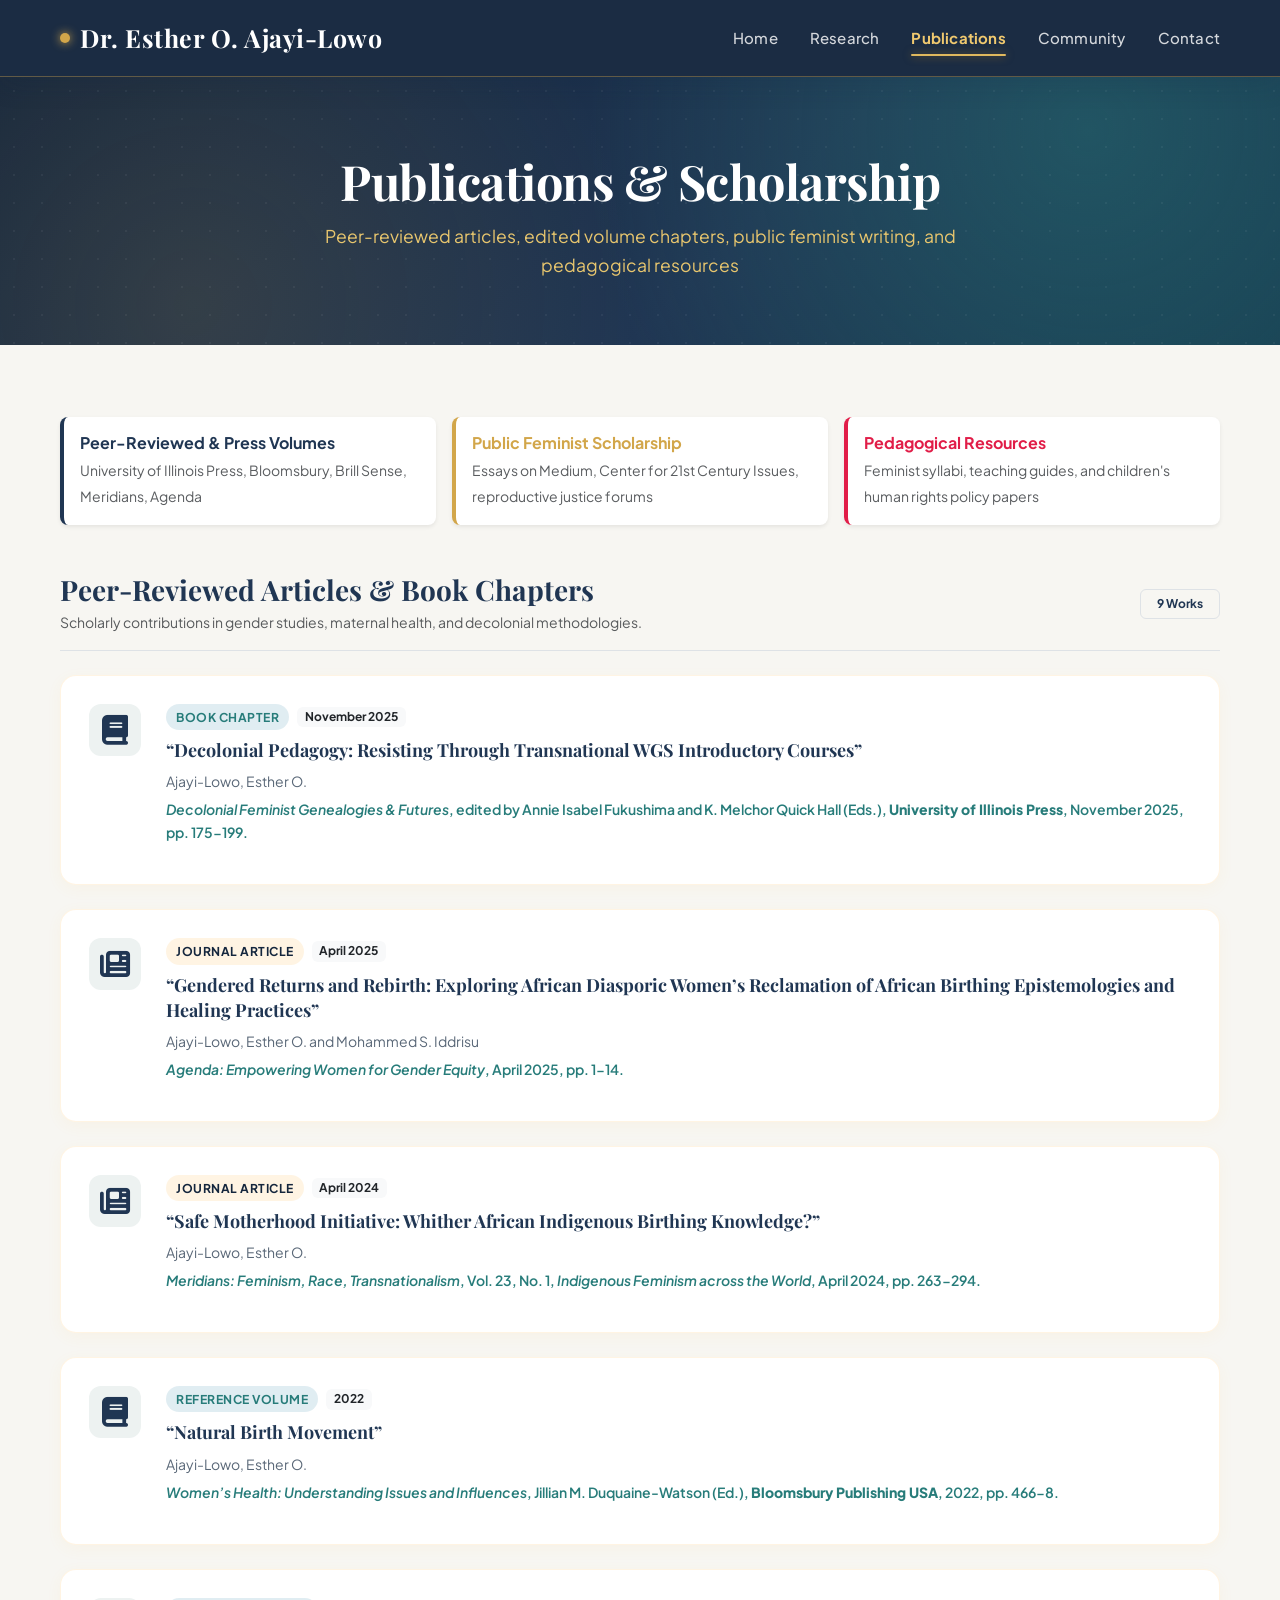
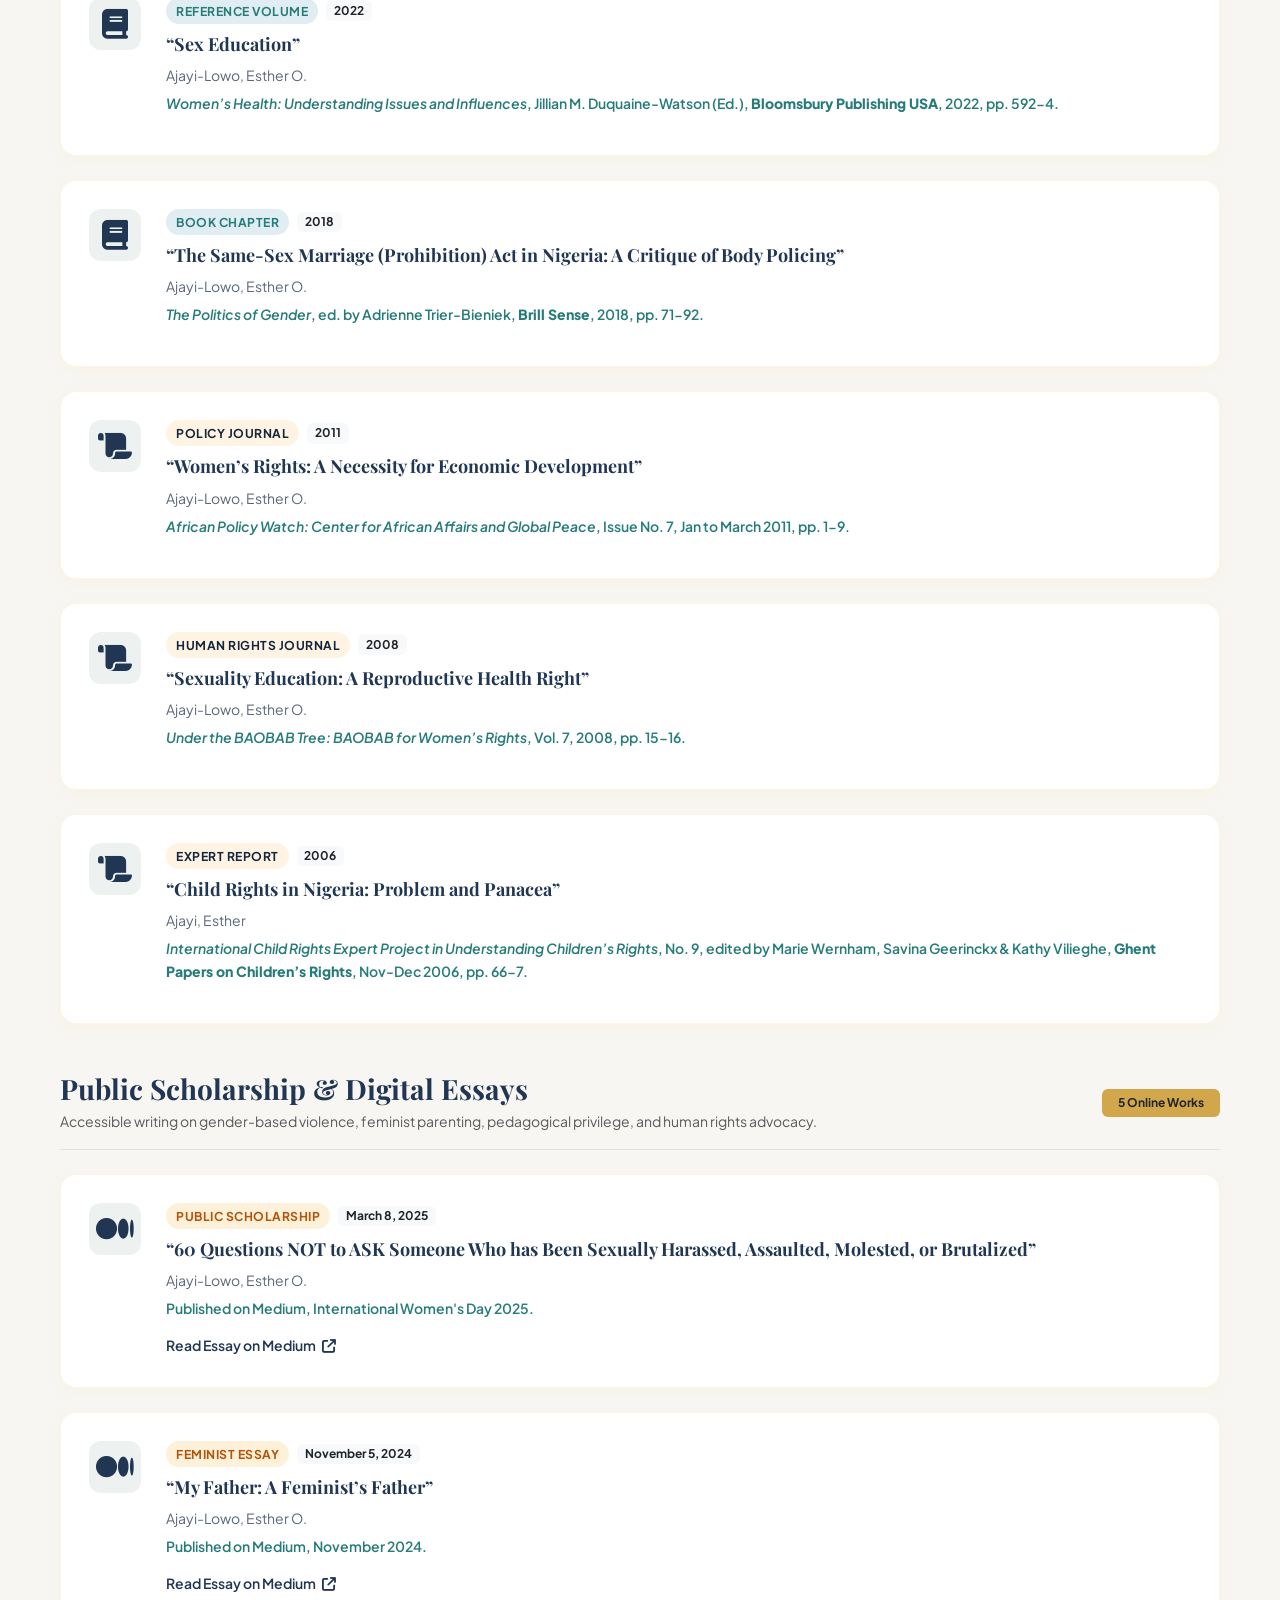
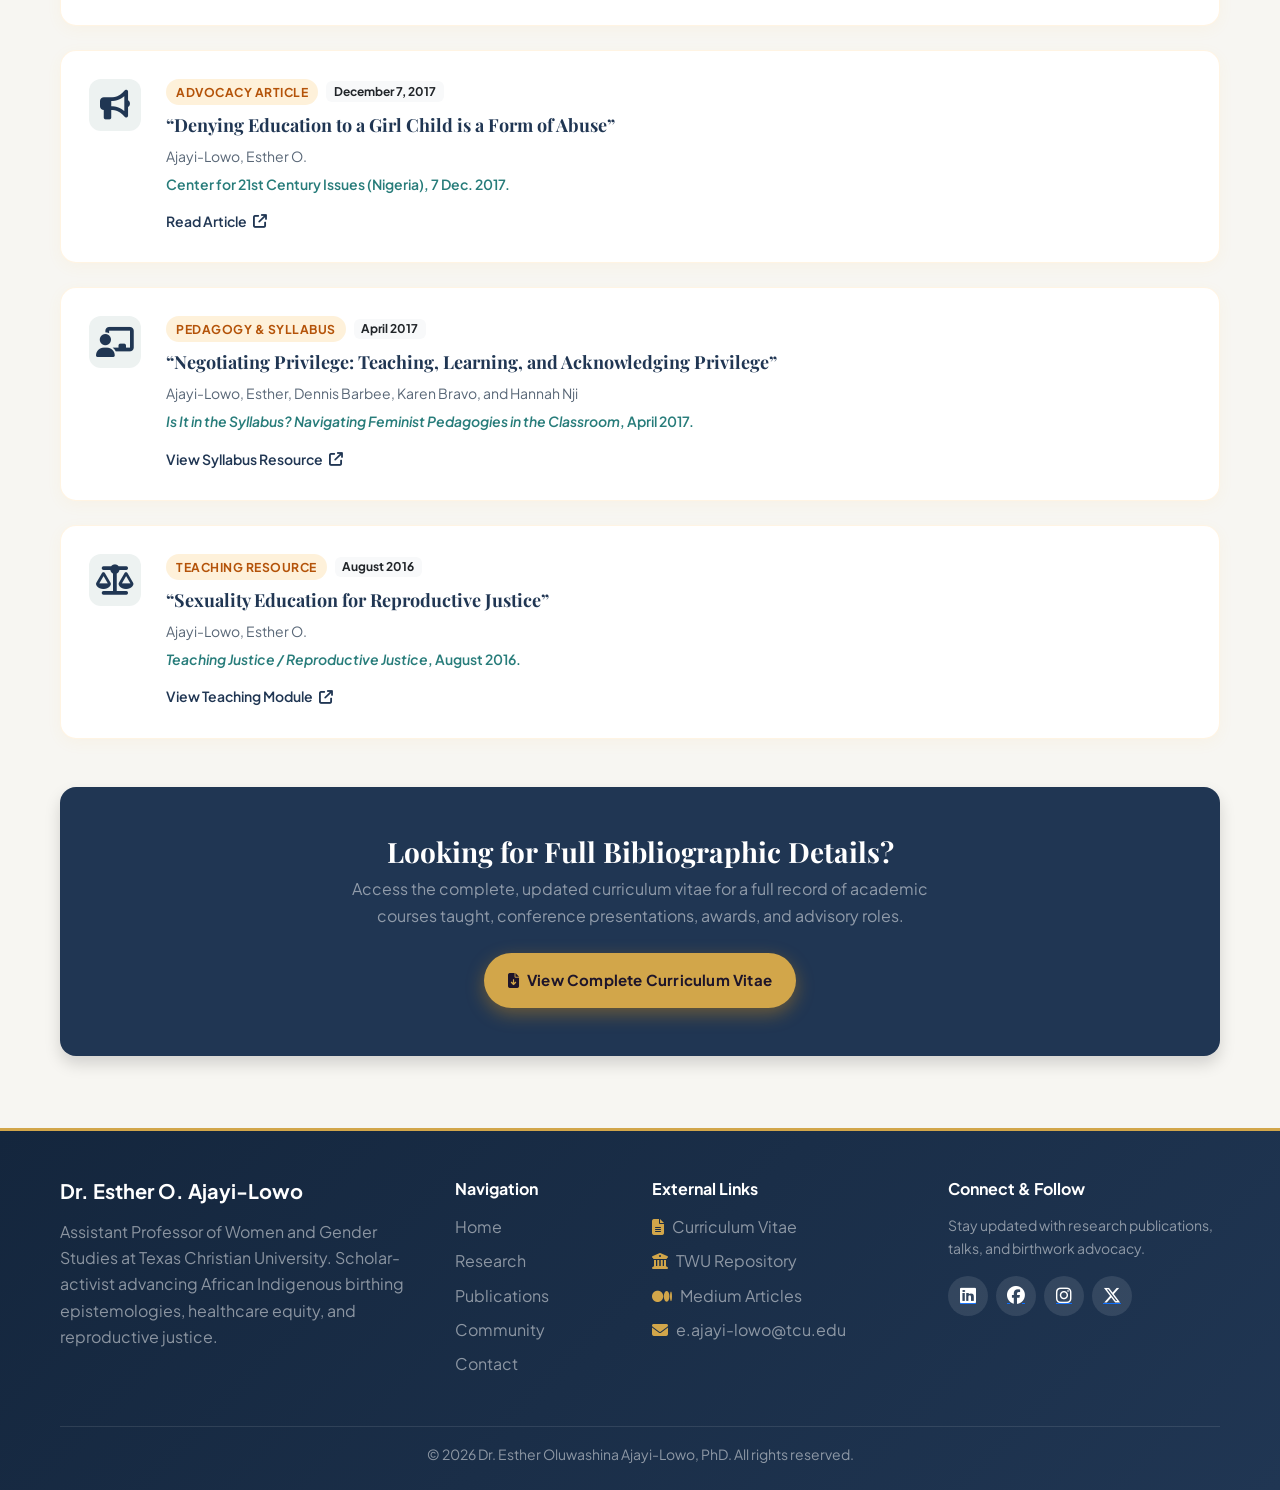
<file: publications.html>
<!doctype html>
<html lang="en">
  <head>
    <meta charset="UTF-8" />
    <meta name="viewport" content="width=device-width, initial-scale=1.0" />
    <title>Publications &amp; Scholarship | Dr. Esther Oluwashina Ajayi-Lowo</title>
    <!-- Google Fonts -->
    <link rel="preconnect" href="https://fonts.googleapis.com" />
    <link rel="preconnect" href="https://fonts.gstatic.com" crossorigin />
    <link
      href="https://fonts.googleapis.com/css2?family=Playfair+Display:ital,wght@0,400..900;1,400..900&family=Plus+Jakarta+Sans:ital,wght@0,300..800;1,300..800&display=swap"
      rel="stylesheet"
    />
    <!-- Bootstrap 5 CSS -->
    <link
      href="https://cdn.jsdelivr.net/npm/bootstrap@5.3.8/dist/css/bootstrap.min.css"
      rel="stylesheet"
      integrity="sha384-sRIl4kxILFvY47J16cr9ZwB07vP4J8+LH7qKQnuqkuIAvNWLzeN8tE5YBujZqJLB"
      crossorigin="anonymous"
    />
    <link
      rel="stylesheet"
      href="https://cdnjs.cloudflare.com/ajax/libs/font-awesome/6.5.2/css/all.min.css"
    />
    <link rel="stylesheet" href="./index.css" />
  </head>
  <body>
    <!-- Navigation -->
    <nav class="my-navbar nav-bar">
      <div class="nav-container">
        <a href="index.html" class="logo">Dr. Esther O. Ajayi-Lowo</a>
        <div class="nav-menu">
          <a href="index.html" class="nav-link active" aria-current="page">Home</a>
          <a href="research.html" class="nav-link">Research</a>
          <a href="publications.html" class="nav-link">Publications</a>
          <a href="community-engagement.html" class="nav-link">Community</a>
          <a href="contact.html" class="nav-link">Contact</a>
        </div>
        <div class="hamburger">
          <span></span>
          <span></span>
          <span></span>
        </div>
      </div>
    </nav>
    <!-- Page Header -->
    <section class="page-header">
      <div class="container">
        <h1>Publications &amp; Scholarship</h1>
        <p class="breadcrumb-text">
          Peer-reviewed articles, edited volume chapters, public feminist writing, and pedagogical
          resources
        </p>
      </div>
    </section>

    <!-- Publications Content -->
    <main class="page-content py-5">
      <div class="container py-lg-4">
        <!-- Quick Filter / Overview Cards -->
        <div class="row g-3 mb-5">
          <div class="col-12 col-md-4">
            <div class="p-3 bg-white rounded-3 border-start border-4 border-primary shadow-sm">
              <h6 class="fw-bold text-primary mb-1">Peer-Reviewed &amp; Press Volumes</h6>
              <small class="text-muted"
                >University of Illinois Press, Bloomsbury, Brill Sense, Meridians, Agenda</small
              >
            </div>
          </div>
          <div class="col-12 col-md-4">
            <div class="p-3 bg-white rounded-3 border-start border-4 border-warning shadow-sm">
              <h6 class="fw-bold text-warning mb-1">Public Feminist Scholarship</h6>
              <small class="text-muted"
                >Essays on Medium, Center for 21st Century Issues, reproductive justice
                forums</small
              >
            </div>
          </div>
          <div class="col-12 col-md-4">
            <div class="p-3 bg-white rounded-3 border-start border-4 border-danger shadow-sm">
              <h6 class="fw-bold text-danger mb-1">Pedagogical Resources</h6>
              <small class="text-muted"
                >Feminist syllabi, teaching guides, and children's human rights policy papers</small
              >
            </div>
          </div>
        </div>

        <!-- =================================================================
				     GUIDE: HOW TO ADD NEW PUBLICATIONS
				     To add a publication, copy any .pub-item-card lock below.
				     For publications with external links or PDFs:
				     - Add/update the href="https://your-paper-url.com" attribute in the .read-more link.
				     - If no direct link is available yet, omit the link or link to contact.html.
				================================================================== -->

        <!-- Section: Peer-Reviewed Articles & Book Chapters -->
        <div class="mb-5">
          <div class="d-flex align-items-center justify-content-between mb-4 border-bottom pb-3">
            <div>
              <h2 class="h3 fw-bold text-primary mb-1">
                Peer-Reviewed Articles &amp; Book Chapters
              </h2>
              <p class="text-muted small mb-0">
                Scholarly contributions in gender studies, maternal health, and decolonial
                methodologies.
              </p>
            </div>
            <span
              class="badge bg-purple-subtle text-primary border border-purple-light py-2 px-3 fw-bold"
              >9 Works</span
            >
          </div>

          <div class="publications-list">
            <!-- Item 1 -->
            <div class="pub-item-card">
              <div class="pub-icon"><i class="fas fa-book"></i></div>
              <div class="pub-details">
                <div class="d-flex flex-wrap gap-2 align-items-center mb-2">
                  <span class="pub-badge pub-badge-chapter">Book Chapter</span>
                  <span class="badge bg-light text-dark">November 2025</span>
                </div>
                <h3>
                  “Decolonial Pedagogy: Resisting Through Transnational WGS Introductory Courses”
                </h3>
                <p class="pub-authors">Ajayi-Lowo, Esther O.</p>
                <p class="pub-journal">
                  <em>Decolonial Feminist Genealogies &amp; Futures</em>, edited by Annie Isabel
                  Fukushima and K. Melchor Quick Hall (Eds.),
                  <strong>University of Illinois Press</strong>, November 2025, pp. 175-199.
                </p>
              </div>
            </div>

            <!-- Item 2 -->
            <div class="pub-item-card">
              <div class="pub-icon"><i class="fas fa-newspaper"></i></div>
              <div class="pub-details">
                <div class="d-flex flex-wrap gap-2 align-items-center mb-2">
                  <span class="pub-badge pub-badge-journal">Journal Article</span>
                  <span class="badge bg-light text-dark">April 2025</span>
                </div>
                <h3>
                  “Gendered Returns and Rebirth: Exploring African Diasporic Women’s Reclamation of
                  African Birthing Epistemologies and Healing Practices”
                </h3>
                <p class="pub-authors">Ajayi-Lowo, Esther O. and Mohammed S. Iddrisu</p>
                <p class="pub-journal">
                  <em>Agenda: Empowering Women for Gender Equity</em>, April 2025, pp. 1-14.
                </p>
              </div>
            </div>

            <!-- Item 3 -->
            <div class="pub-item-card">
              <div class="pub-icon"><i class="fas fa-newspaper"></i></div>
              <div class="pub-details">
                <div class="d-flex flex-wrap gap-2 align-items-center mb-2">
                  <span class="pub-badge pub-badge-journal">Journal Article</span>
                  <span class="badge bg-light text-dark">April 2024</span>
                </div>
                <h3>
                  “Safe Motherhood Initiative: Whither African Indigenous Birthing Knowledge?”
                </h3>
                <p class="pub-authors">Ajayi-Lowo, Esther O.</p>
                <p class="pub-journal">
                  <em>Meridians: Feminism, Race, Transnationalism</em>, Vol. 23, No. 1,
                  <em>Indigenous Feminism across the World</em>, April 2024, pp. 263-294.
                </p>
              </div>
            </div>

            <!-- Item 4 -->
            <div class="pub-item-card">
              <div class="pub-icon"><i class="fas fa-book"></i></div>
              <div class="pub-details">
                <div class="d-flex flex-wrap gap-2 align-items-center mb-2">
                  <span class="pub-badge pub-badge-chapter">Reference Volume</span>
                  <span class="badge bg-light text-dark">2022</span>
                </div>
                <h3>“Natural Birth Movement”</h3>
                <p class="pub-authors">Ajayi-Lowo, Esther O.</p>
                <p class="pub-journal">
                  <em>Women’s Health: Understanding Issues and Influences</em>, Jillian M.
                  Duquaine-Watson (Ed.), <strong>Bloomsbury Publishing USA</strong>, 2022, pp.
                  466-8.
                </p>
              </div>
            </div>

            <!-- Item 5 -->
            <div class="pub-item-card">
              <div class="pub-icon"><i class="fas fa-book"></i></div>
              <div class="pub-details">
                <div class="d-flex flex-wrap gap-2 align-items-center mb-2">
                  <span class="pub-badge pub-badge-chapter">Reference Volume</span>
                  <span class="badge bg-light text-dark">2022</span>
                </div>
                <h3>“Sex Education”</h3>
                <p class="pub-authors">Ajayi-Lowo, Esther O.</p>
                <p class="pub-journal">
                  <em>Women’s Health: Understanding Issues and Influences</em>, Jillian M.
                  Duquaine-Watson (Ed.), <strong>Bloomsbury Publishing USA</strong>, 2022, pp.
                  592-4.
                </p>
              </div>
            </div>

            <!-- Item 6 -->
            <div class="pub-item-card">
              <div class="pub-icon"><i class="fas fa-book"></i></div>
              <div class="pub-details">
                <div class="d-flex flex-wrap gap-2 align-items-center mb-2">
                  <span class="pub-badge pub-badge-chapter">Book Chapter</span>
                  <span class="badge bg-light text-dark">2018</span>
                </div>
                <h3>
                  “The Same-Sex Marriage (Prohibition) Act in Nigeria: A Critique of Body Policing”
                </h3>
                <p class="pub-authors">Ajayi-Lowo, Esther O.</p>
                <p class="pub-journal">
                  <em>The Politics of Gender</em>, ed. by Adrienne Trier-Bieniek,
                  <strong>Brill Sense</strong>, 2018, pp. 71-92.
                </p>
              </div>
            </div>

            <!-- Item 7 -->
            <div class="pub-item-card">
              <div class="pub-icon"><i class="fas fa-scroll"></i></div>
              <div class="pub-details">
                <div class="d-flex flex-wrap gap-2 align-items-center mb-2">
                  <span class="pub-badge pub-badge-journal">Policy Journal</span>
                  <span class="badge bg-light text-dark">2011</span>
                </div>
                <h3>“Women’s Rights: A Necessity for Economic Development”</h3>
                <p class="pub-authors">Ajayi-Lowo, Esther O.</p>
                <p class="pub-journal">
                  <em>African Policy Watch: Center for African Affairs and Global Peace</em>, Issue
                  No. 7, Jan to March 2011, pp. 1-9.
                </p>
              </div>
            </div>

            <!-- Item 8 -->
            <div class="pub-item-card">
              <div class="pub-icon"><i class="fas fa-scroll"></i></div>
              <div class="pub-details">
                <div class="d-flex flex-wrap gap-2 align-items-center mb-2">
                  <span class="pub-badge pub-badge-journal">Human Rights Journal</span>
                  <span class="badge bg-light text-dark">2008</span>
                </div>
                <h3>“Sexuality Education: A Reproductive Health Right”</h3>
                <p class="pub-authors">Ajayi-Lowo, Esther O.</p>
                <p class="pub-journal">
                  <em>Under the BAOBAB Tree: BAOBAB for Women’s Rights</em>, Vol. 7, 2008, pp.
                  15-16.
                </p>
              </div>
            </div>

            <!-- Item 9 -->
            <div class="pub-item-card">
              <div class="pub-icon"><i class="fas fa-scroll"></i></div>
              <div class="pub-details">
                <div class="d-flex flex-wrap gap-2 align-items-center mb-2">
                  <span class="pub-badge pub-badge-journal">Expert Report</span>
                  <span class="badge bg-light text-dark">2006</span>
                </div>
                <h3>“Child Rights in Nigeria: Problem and Panacea”</h3>
                <p class="pub-authors">Ajayi, Esther</p>
                <p class="pub-journal">
                  <em
                    >International Child Rights Expert Project in Understanding Children’s
                    Rights</em
                  >, No. 9, edited by Marie Wernham, Savina Geerinckx &amp; Kathy Vilieghe,
                  <strong>Ghent Papers on Children’s Rights</strong>, Nov-Dec 2006, pp. 66-7.
                </p>
              </div>
            </div>
          </div>
        </div>

        <!-- Section: Public Scholarship & Online Publications (With Direct Links) -->
        <div class="mb-5">
          <div class="d-flex align-items-center justify-content-between mb-4 border-bottom pb-3">
            <div>
              <h2 class="h3 fw-bold text-primary mb-1">Public Scholarship &amp; Digital Essays</h2>
              <p class="text-muted small mb-0">
                Accessible writing on gender-based violence, feminist parenting, pedagogical
                privilege, and human rights advocacy.
              </p>
            </div>
            <span class="badge bg-warning text-dark py-2 px-3 fw-bold">5 Online Works</span>
          </div>

          <div class="publications-list">
            <!-- Online Item 1 -->
            <div class="pub-item-card">
              <div class="pub-icon"><i class="fab fa-medium"></i></div>
              <div class="pub-details">
                <div class="d-flex flex-wrap gap-2 align-items-center mb-2">
                  <span class="pub-badge pub-badge-public">Public Scholarship</span>
                  <span class="badge bg-light text-dark">March 8, 2025</span>
                </div>
                <h3>
                  “60 Questions NOT to ASK Someone Who has Been Sexually Harassed, Assaulted,
                  Molested, or Brutalized”
                </h3>
                <p class="pub-authors">Ajayi-Lowo, Esther O.</p>
                <p class="pub-journal">Published on Medium, International Women's Day 2025.</p>
                <!-- GUIDE: Direct link to Medium article -->
                <a
                  href="https://medium.com/@estarjayi/60-questions-not-to-ask-someone-who-has-been-sexually-harassed-assaulted-molested-or-brutalized-e64c972bb800"
                  target="_blank"
                  rel="noopener noreferrer"
                  class="read-more"
                >
                  Read Essay on Medium <i class="fas fa-arrow-up-right-from-square"></i>
                </a>
              </div>
            </div>

            <!-- Online Item 2 -->
            <div class="pub-item-card">
              <div class="pub-icon"><i class="fab fa-medium"></i></div>
              <div class="pub-details">
                <div class="d-flex flex-wrap gap-2 align-items-center mb-2">
                  <span class="pub-badge pub-badge-public">Feminist Essay</span>
                  <span class="badge bg-light text-dark">November 5, 2024</span>
                </div>
                <h3>“My Father: A Feminist’s Father”</h3>
                <p class="pub-authors">Ajayi-Lowo, Esther O.</p>
                <p class="pub-journal">Published on Medium, November 2024.</p>
                <!-- GUIDE: Direct link to Medium essay -->
                <a
                  href="https://medium.com/@estarjayi/my-father-a-feminists-father-cb42d251057a"
                  target="_blank"
                  rel="noopener noreferrer"
                  class="read-more"
                >
                  Read Essay on Medium <i class="fas fa-arrow-up-right-from-square"></i>
                </a>
              </div>
            </div>

            <!-- Online Item 3 -->
            <div class="pub-item-card">
              <div class="pub-icon"><i class="fas fa-bullhorn"></i></div>
              <div class="pub-details">
                <div class="d-flex flex-wrap gap-2 align-items-center mb-2">
                  <span class="pub-badge pub-badge-public">Advocacy Article</span>
                  <span class="badge bg-light text-dark">December 7, 2017</span>
                </div>
                <h3>“Denying Education to a Girl Child is a Form of Abuse”</h3>
                <p class="pub-authors">Ajayi-Lowo, Esther O.</p>
                <p class="pub-journal">Center for 21st Century Issues (Nigeria), 7 Dec. 2017.</p>
                <!-- GUIDE: Direct link to advocacy article -->
                <a
                  href="https://c21stnigeria.wordpress.com/2017/12/07/denying-education-to-a-girl-child-is-a-form-of-violence/"
                  target="_blank"
                  rel="noopener noreferrer"
                  class="read-more"
                >
                  Read Article <i class="fas fa-arrow-up-right-from-square"></i>
                </a>
              </div>
            </div>

            <!-- Online Item 4 -->
            <div class="pub-item-card">
              <div class="pub-icon"><i class="fas fa-chalkboard-user"></i></div>
              <div class="pub-details">
                <div class="d-flex flex-wrap gap-2 align-items-center mb-2">
                  <span class="pub-badge pub-badge-public">Pedagogy &amp; Syllabus</span>
                  <span class="badge bg-light text-dark">April 2017</span>
                </div>
                <h3>“Negotiating Privilege: Teaching, Learning, and Acknowledging Privilege”</h3>
                <p class="pub-authors">
                  Ajayi-Lowo, Esther, Dennis Barbee, Karen Bravo, and Hannah Nji
                </p>
                <p class="pub-journal">
                  <em>Is It in the Syllabus? Navigating Feminist Pedagogies in the Classroom</em>,
                  April 2017.
                </p>
                <!-- GUIDE: Direct link to syllabus article -->
                <a
                  href="https://isitinthesyllabus.wordpress.com/group-two-negotiating-privilege/"
                  target="_blank"
                  rel="noopener noreferrer"
                  class="read-more"
                >
                  View Syllabus Resource <i class="fas fa-arrow-up-right-from-square"></i>
                </a>
              </div>
            </div>

            <!-- Online Item 5 -->
            <div class="pub-item-card">
              <div class="pub-icon"><i class="fas fa-scale-balanced"></i></div>
              <div class="pub-details">
                <div class="d-flex flex-wrap gap-2 align-items-center mb-2">
                  <span class="pub-badge pub-badge-public">Teaching Resource</span>
                  <span class="badge bg-light text-dark">August 2016</span>
                </div>
                <h3>“Sexuality Education for Reproductive Justice”</h3>
                <p class="pub-authors">Ajayi-Lowo, Esther O.</p>
                <p class="pub-journal">
                  <em>Teaching Justice / Reproductive Justice</em>, August 2016.
                </p>
                <!-- GUIDE: Direct link to reproductive justice syllabus -->
                <a
                  href="https://reprojusticesyllabi.wordpress.com/esther/"
                  target="_blank"
                  rel="noopener noreferrer"
                  class="read-more"
                >
                  View Teaching Module <i class="fas fa-arrow-up-right-from-square"></i>
                </a>
              </div>
            </div>
          </div>
        </div>

        <!-- Curriculum Vitae Download Banner -->
        <div class="card border-0 rounded-4 bg-primary text-white p-4 p-md-5 text-center shadow">
          <h3 class="fw-bold mb-2">Looking for Full Bibliographic Details?</h3>
          <p class="text-white-50 mx-auto mb-4" style="max-width: 600px">
            Access the complete, updated curriculum vitae for a full record of academic courses
            taught, conference presentations, awards, and advisory roles.
          </p>
          <!-- GUIDE: Link to full CV document -->
          <div>
            <a
              href="https://docs.google.com/document/d/1X0JhwEbv8cHkb0I58TmnPBc52tW5GTsY/edit?usp=sharing&ouid=112978066714034917840&rtpof=true&sd=true"
              target="_blank"
              rel="noopener noreferrer"
              class="btn btn-accent px-4 py-3"
            >
              <i class="fas fa-file-arrow-down me-2"></i>View Complete Curriculum Vitae
            </a>
          </div>
        </div>
      </div>
    </main>

    <!-- Footer -->
    <footer class="footer pt-5 pb-4">
      <div class="container">
        <div class="row g-4 pb-4">
          <!-- Brand & Bio Summary -->
          <div class="col-12 col-md-5 col-lg-4">
            <h4 class="h5 fw-bold text-white mb-3">Dr. Esther O. Ajayi-Lowo</h4>
            <p class="text-white-50 pe-lg-4">
              Assistant Professor of Women and Gender Studies at Texas Christian University.
              Scholar-activist advancing African Indigenous birthing epistemologies, healthcare
              equity, and reproductive justice.
            </p>
          </div>

          <!-- Quick Links -->
          <div class="col-6 col-md-3 col-lg-2">
            <h5 class="h6 fw-bold text-white mb-3">Navigation</h5>
            <ul class="list-unstyled mb-0">
              <li class="mb-2">
                <a href="index.html" class="text-white-50 text-decoration-none">Home</a>
              </li>
              <li class="mb-2">
                <a href="research.html" class="text-white-50 text-decoration-none">Research</a>
              </li>
              <li class="mb-2">
                <a href="publications.html" class="text-white-50 text-decoration-none"
                  >Publications</a
                >
              </li>
              <li class="mb-2">
                <a href="community-engagement.html" class="text-white-50 text-decoration-none"
                  >Community</a
                >
              </li>
              <li class="mb-2">
                <a href="contact.html" class="text-white-50 text-decoration-none">Contact</a>
              </li>
            </ul>
          </div>

          <!-- External Academic Resources & Guides -->
          <div class="col-6 col-md-4 col-lg-3">
            <h5 class="h6 fw-bold text-white mb-3">External Links</h5>
            <!-- =================================================================
						     GUIDE: EXTERNAL ACADEMIC LINKS
						     Update or add links to institutional directories, syllabi, or profiles below.
						================================================================== -->
            <ul class="list-unstyled mb-0">
              <li class="mb-2">
                <a
                  href="https://docs.google.com/document/d/1X0JhwEbv8cHkb0I58TmnPBc52tW5GTsY/edit?usp=sharing&ouid=112978066714034917840&rtpof=true&sd=true"
                  target="_blank"
                  rel="noopener noreferrer"
                  class="text-white-50 text-decoration-none"
                >
                  <i class="fas fa-file-text text-warning me-2"></i>Curriculum Vitae
                </a>
              </li>
              <li class="mb-2">
                <a
                  href="https://twu-ir.tdl.org/handle/11274/12696"
                  target="_blank"
                  rel="noopener noreferrer"
                  class="text-white-50 text-decoration-none"
                >
                  <i class="fas fa-university text-warning me-2"></i>TWU Repository
                </a>
              </li>
              <li class="mb-2">
                <a
                  href="https://medium.com/@estarjayi"
                  target="_blank"
                  rel="noopener noreferrer"
                  class="text-white-50 text-decoration-none"
                >
                  <i class="fab fa-medium text-warning me-2"></i>Medium Articles
                </a>
              </li>
              <li class="mb-2">
                <a href="mailto:e.ajayi-lowo@tcu.edu" class="text-white-50 text-decoration-none">
                  <i class="fas fa-envelope text-warning me-2"></i>e.ajayi-lowo@tcu.edu
                </a>
              </li>
            </ul>
          </div>

          <!-- Social Links & Profiles -->
          <div class="col-12 col-md-6 col-lg-3">
            <h5 class="h6 fw-bold text-white mb-3">Connect &amp; Follow</h5>
            <p class="text-white-50 small mb-3">
              Stay updated with research publications, talks, and birthwork advocacy.
            </p>

            <!-- =================================================================
						     GUIDE: SOCIAL MEDIA & PROFILE LINKS
						     To configure your social profiles, replace the '#' placeholders with your URLs:
						     - LinkedIn: Connected to Dr. Esther's verified profile
						     - Twitter/X: Replace '#' with e.g. "https://twitter.com/yourhandle"
						     - Google Scholar: Replace '#' with e.g. "https://scholar.google.com/citations?user=..."
						     - YouTube: Replace '#' with e.g. "https://youtube.com/@yourchannel"
						================================================================== -->
            <div class="social-links d-flex gap-2">
              <a
                href="https://www.linkedin.com/in/esther-shina-ajayi-lowo-phd"
                target="_blank"
                rel="noopener noreferrer"
                aria-label="LinkedIn Profile"
                title="LinkedIn Profile"
                ><i class="fab fa-linkedin"></i
              ></a>
              <a
                href="https://www.facebook.com/esther.ajayilowo"
                target="_blank"
                rel="noopener noreferrer"
                aria-label="Facebook Profile"
                title="Facebook Profile"
                ><i class="fab fa-facebook"></i
              ></a>
              <a
                href="https://www.instagram.com/estarjayi/"
                target="_blank"
                rel="noopener noreferrer"
                aria-label="Instagram Profile"
                title="Instagram Profile"
                ><i class="fab fa-instagram"></i
              ></a>
              <a
                href="https://x.com/ajayilowo"
                target="_blank"
                rel="noopener noreferrer"
                aria-label="X Profile"
                title="X Profile"
                ><i class="fab fa-x-twitter"></i
              ></a>
            </div>
          </div>
        </div>

        <div
          class="footer-bottom border-top border-white border-opacity-10 pt-3 mt-3 text-center text-white-50 small"
        >
          <p class="mb-0">
            &copy; 2026 Dr. Esther Oluwashina Ajayi-Lowo, PhD. All rights reserved.
          </p>
        </div>
      </div>
    </footer>

    <script
      src="https://cdn.jsdelivr.net/npm/bootstrap@5.3.8/dist/js/bootstrap.bundle.min.js"
      integrity="sha384-FKyoEForCGlyvwx9Hj09JcYn3nv7wiPVlz7YYwJrWVcXK/BmnVDxM+D2scQbITxI"
      crossorigin="anonymous"
    ></script>
    <script src="./index.js"></script>
  </body>
</html>
</file>
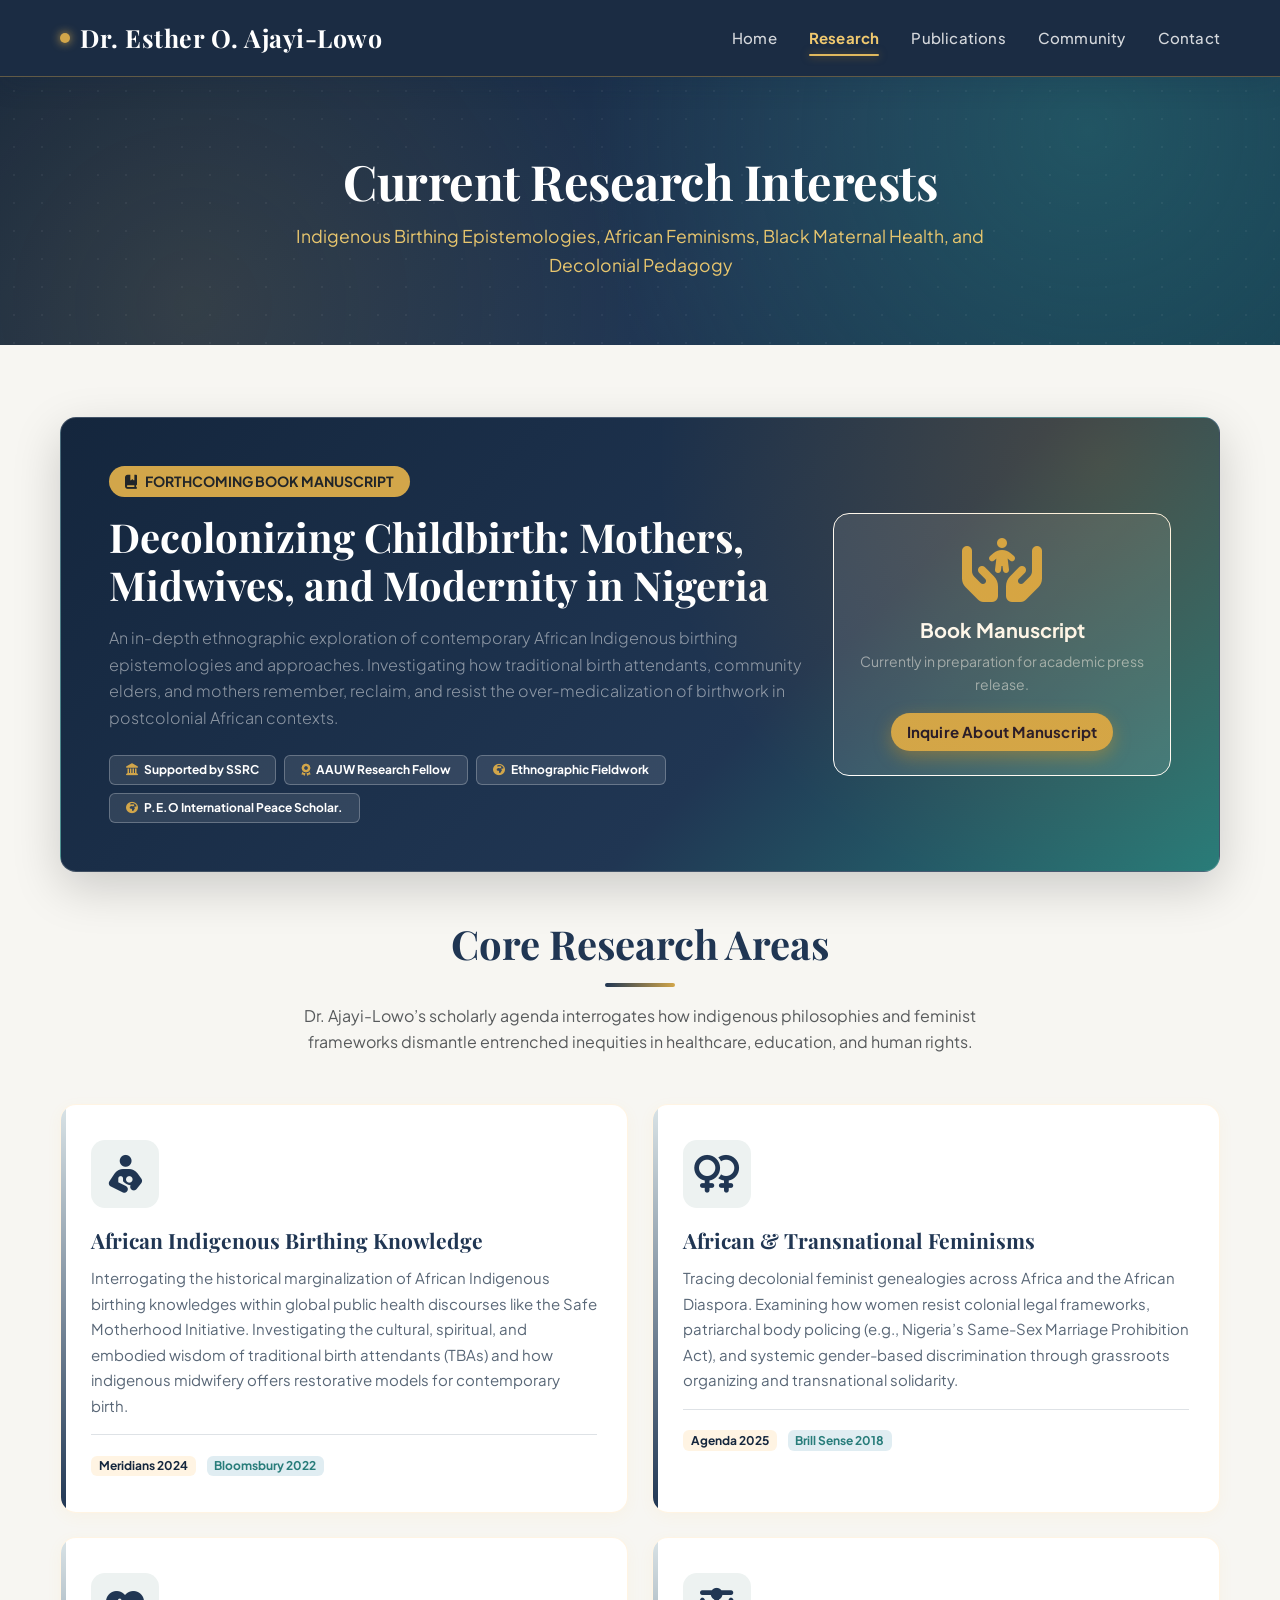
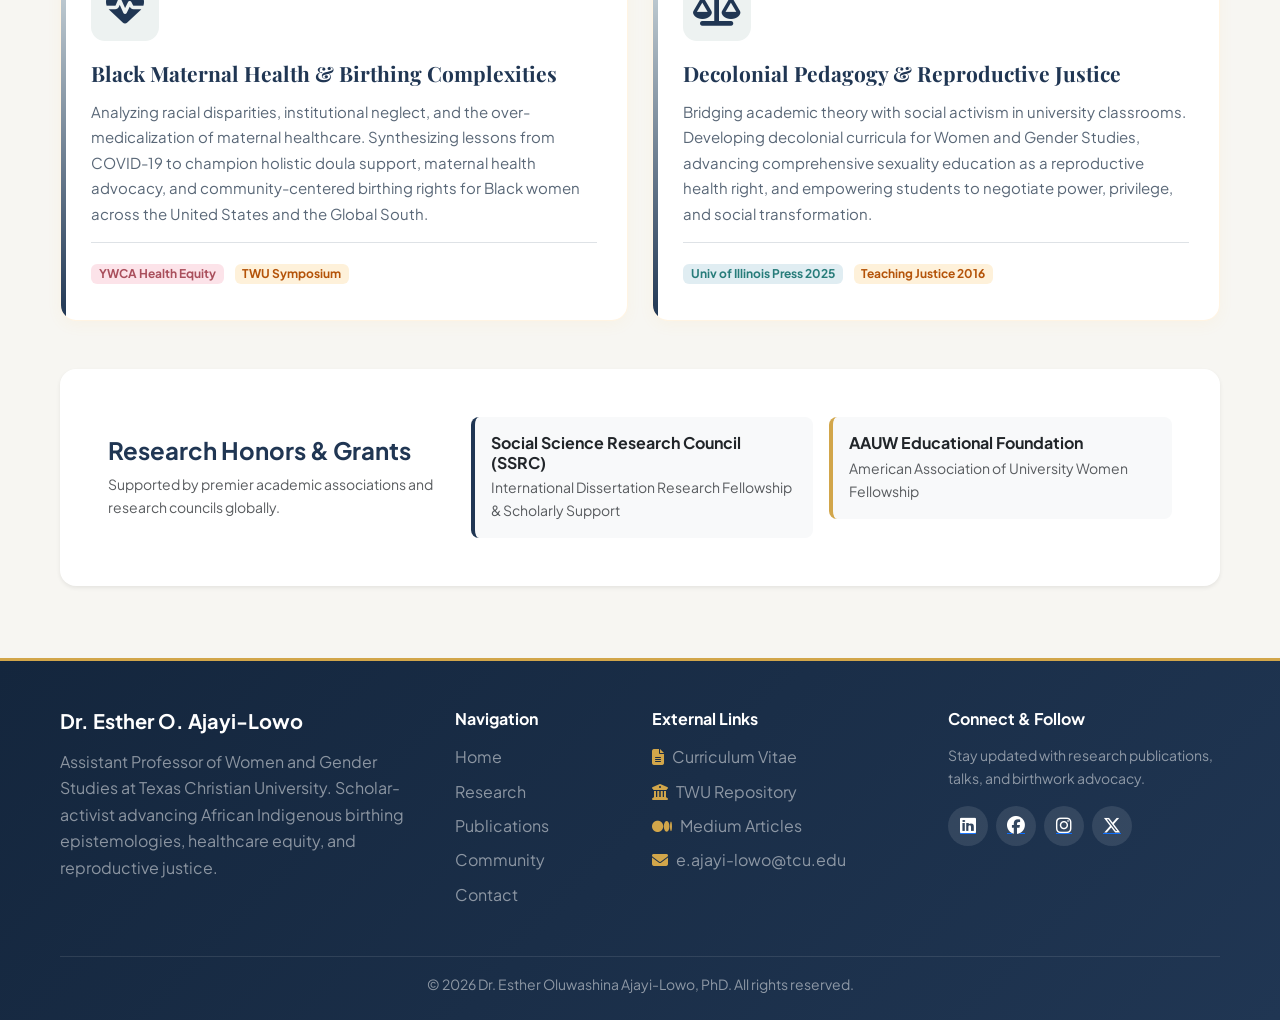
<file: research.html>
<!doctype html>
<html lang="en">
  <head>
    <meta charset="UTF-8" />
    <meta name="viewport" content="width=device-width, initial-scale=1.0" />
    <title>Research &amp; Epistemologies | Dr. Esther Oluwashina Ajayi-Lowo</title>
    <!-- Google Fonts -->
    <link rel="preconnect" href="https://fonts.googleapis.com" />
    <link rel="preconnect" href="https://fonts.gstatic.com" crossorigin />
    <link
      href="https://fonts.googleapis.com/css2?family=Playfair+Display:ital,wght@0,400..900;1,400..900&family=Plus+Jakarta+Sans:ital,wght@0,300..800;1,300..800&display=swap"
      rel="stylesheet"
    />
    <!-- Bootstrap 5 CSS -->
    <link
      href="https://cdn.jsdelivr.net/npm/bootstrap@5.3.8/dist/css/bootstrap.min.css"
      rel="stylesheet"
      integrity="sha384-sRIl4kxILFvY47J16cr9ZwB07vP4J8+LH7qKQnuqkuIAvNWLzeN8tE5YBujZqJLB"
      crossorigin="anonymous"
    />
    <link
      rel="stylesheet"
      href="https://cdnjs.cloudflare.com/ajax/libs/font-awesome/6.5.2/css/all.min.css"
    />
    <link rel="stylesheet" href="./index.css" />
  </head>
  <body>
    <!-- Navigation -->
    <nav class="my-navbar nav-bar">
      <div class="nav-container">
        <a href="index.html" class="logo">Dr. Esther O. Ajayi-Lowo</a>
        <div class="nav-menu">
          <a href="index.html" class="nav-link active" aria-current="page">Home</a>
          <a href="research.html" class="nav-link">Research</a>
          <a href="publications.html" class="nav-link">Publications</a>
          <a href="community-engagement.html" class="nav-link">Community</a>
          <a href="contact.html" class="nav-link">Contact</a>
        </div>
        <div class="hamburger">
          <span></span>
          <span></span>
          <span></span>
        </div>
      </div>
    </nav>
    <!-- Page Header -->
    <section class="page-header">
      <div class="container">
        <h1>Current Research Interests</h1>
        <p class="breadcrumb-text">
          Indigenous Birthing Epistemologies, African Feminisms, Black Maternal Health, and
          Decolonial Pedagogy
        </p>
      </div>
    </section>

    <!-- Main Research Content -->
    <main class="page-content py-5">
      <div class="container py-lg-4">
        <!-- Featured Book Project Showcase -->
        <div class="row mb-5">
          <div class="col-12">
            <div class="book-feature-box p-4 p-md-5 rounded-4 shadow-lg">
              <div class="row align-items-center g-4">
                <div class="col-lg-8">
                  <div
                    class="d-inline-flex align-items-center gap-2 px-3 py-1 rounded-pill bg-warning text-dark fw-bold small mb-3"
                  >
                    <i class="fas fa-book-bookmark"></i> FORTHCOMING BOOK MANUSCRIPT
                  </div>
                  <h2 class="display-6 fw-bold text-white mb-3">
                    Decolonizing Childbirth: Mothers, Midwives, and Modernity in Nigeria
                  </h2>
                  <p class="text-white-50 lead fs-6 mb-4">
                    An in-depth ethnographic exploration of contemporary African Indigenous birthing
                    epistemologies and approaches. Investigating how traditional birth attendants,
                    community elders, and mothers remember, reclaim, and resist the
                    over-medicalization of birthwork in postcolonial African contexts.
                  </p>
                  <div class="d-flex flex-wrap gap-2">
                    <span
                      class="badge bg-white bg-opacity-10 text-white border border-white border-opacity-25 py-2 px-3"
                    >
                      <i class="fas fa-landmark text-warning me-1"></i> Supported by SSRC
                    </span>
                    <span
                      class="badge bg-white bg-opacity-10 text-white border border-white border-opacity-25 py-2 px-3"
                    >
                      <i class="fas fa-award text-warning me-1"></i> AAUW Research Fellow
                    </span>
                    <span
                      class="badge bg-white bg-opacity-10 text-white border border-white border-opacity-25 py-2 px-3"
                    >
                      <i class="fas fa-earth-africa text-warning me-1"></i>
                      Ethnographic Fieldwork
                    </span>
                    <span
                      class="badge bg-white bg-opacity-10 text-white border border-white border-opacity-25 py-2 px-3"
                    >
                      <i class="fas fa-earth-africa text-warning me-1"></i>
                      P.E.O International Peace Scholar.
                    </span>
                  </div>
                </div>
                <div class="col-lg-4 text-center">
                  <div
                    class="p-4 rounded-4 bg-white bg-opacity-10 border border-white border-opacity-20 text-center"
                  >
                    <i class="fas fa-hands-holding-child text-warning display-3 mb-3"></i>
                    <h5 class="text-white fw-bold mb-2">Book Manuscript</h5>
                    <p class="text-white-50 small mb-3">
                      Currently in preparation for academic press release.
                    </p>
                    <!-- GUIDE: Link to book release or preview when available -->
                    <a href="contact.html" class="btn btn-accent btn-sm px-3 py-2 rounded-pill"
                      >Inquire About Manuscript</a
                    >
                  </div>
                </div>
              </div>
            </div>
          </div>
        </div>

        <!-- Section Title -->
        <div class="section-header text-center mb-5">
          <h2 class="display-6 fw-bold">Core Research Areas</h2>
          <div class="underline"></div>
          <p class="text-muted mt-3 mx-auto" style="max-width: 680px">
            Dr. Ajayi-Lowo’s scholarly agenda interrogates how indigenous philosophies and feminist
            frameworks dismantle entrenched inequities in healthcare, education, and human rights.
          </p>
        </div>

        <!-- =================================================================
				     GUIDE: RESEARCH PILLARS
				     To add new research themes or grants, duplicate a .col-lg-6 block below.
				================================================================== -->
        <div class="row g-4 mb-5">
          <!-- Area 1 -->
          <div class="col-12 col-md-6 col-lg-6">
            <div class="research-card h-100">
              <div class="research-icon"><i class="fas fa-person-breastfeeding"></i></div>
              <h3>African Indigenous Birthing Knowledge</h3>
              <p>
                Interrogating the historical marginalization of African Indigenous birthing
                knowledges within global public health discourses like the Safe Motherhood
                Initiative. Investigating the cultural, spiritual, and embodied wisdom of
                traditional birth attendants (TBAs) and how indigenous midwifery offers restorative
                models for contemporary birth.
              </p>
              <div class="pt-3 border-top mt-auto">
                <span class="badge pub-badge-journal me-2">Meridians 2024</span>
                <span class="badge pub-badge-chapter">Bloomsbury 2022</span>
              </div>
            </div>
          </div>

          <!-- Area 2 -->
          <div class="col-12 col-md-6 col-lg-6">
            <div class="research-card h-100">
              <div class="research-icon"><i class="fas fa-venus-double"></i></div>
              <h3>African &amp; Transnational Feminisms</h3>
              <p>
                Tracing decolonial feminist genealogies across Africa and the African Diaspora.
                Examining how women resist colonial legal frameworks, patriarchal body policing
                (e.g., Nigeria’s Same-Sex Marriage Prohibition Act), and systemic gender-based
                discrimination through grassroots organizing and transnational solidarity.
              </p>
              <div class="pt-3 border-top mt-auto">
                <span class="badge pub-badge-journal me-2">Agenda 2025</span>
                <span class="badge pub-badge-chapter">Brill Sense 2018</span>
              </div>
            </div>
          </div>

          <!-- Area 3 -->
          <div class="col-12 col-md-6 col-lg-6">
            <div class="research-card h-100">
              <div class="research-icon"><i class="fas fa-heart-pulse"></i></div>
              <h3>Black Maternal Health &amp; Birthing Complexities</h3>
              <p>
                Analyzing racial disparities, institutional neglect, and the over-medicalization of
                maternal healthcare. Synthesizing lessons from COVID-19 to champion holistic doula
                support, maternal health advocacy, and community-centered birthing rights for Black
                women across the United States and the Global South.
              </p>
              <div class="pt-3 border-top mt-auto">
                <span class="badge pub-badge-talk me-2">YWCA Health Equity</span>
                <span class="badge pub-badge-public">TWU Symposium</span>
              </div>
            </div>
          </div>

          <!-- Area 4 -->
          <div class="col-12 col-md-6 col-lg-6">
            <div class="research-card h-100">
              <div class="research-icon"><i class="fas fa-scale-balanced"></i></div>
              <h3>Decolonial Pedagogy &amp; Reproductive Justice</h3>
              <p>
                Bridging academic theory with social activism in university classrooms. Developing
                decolonial curricula for Women and Gender Studies, advancing comprehensive sexuality
                education as a reproductive health right, and empowering students to negotiate
                power, privilege, and social transformation.
              </p>
              <div class="pt-3 border-top mt-auto">
                <span class="badge pub-badge-chapter me-2">Univ of Illinois Press 2025</span>
                <span class="badge pub-badge-public">Teaching Justice 2016</span>
              </div>
            </div>
          </div>
        </div>

        <!-- Research Support & Fellowships Strip -->
        <div class="row">
          <div class="col-12">
            <div class="card border-0 rounded-4 shadow-sm p-4 p-lg-5 bg-white">
              <div class="row align-items-center g-4 text-center text-lg-start">
                <div class="col-lg-4">
                  <h4 class="fw-bold text-primary mb-2">Research Honors &amp; Grants</h4>
                  <p class="text-muted small mb-0">
                    Supported by premier academic associations and research councils globally.
                  </p>
                </div>
                <div class="col-lg-8">
                  <div class="row g-3">
                    <div class="col-12 col-sm-6">
                      <div
                        class="p-3 rounded-3 bg-light border-start border-4 border-primary text-start"
                      >
                        <h6 class="fw-bold mb-1">Social Science Research Council (SSRC)</h6>
                        <p class="small text-muted mb-0">
                          International Dissertation Research Fellowship &amp; Scholarly Support
                        </p>
                      </div>
                    </div>
                    <div class="col-12 col-sm-6">
                      <div
                        class="p-3 rounded-3 bg-light border-start border-4 border-warning text-start"
                      >
                        <h6 class="fw-bold mb-1">AAUW Educational Foundation</h6>
                        <p class="small text-muted mb-0">
                          American Association of University Women Fellowship
                        </p>
                      </div>
                    </div>
                  </div>
                </div>
              </div>
            </div>
          </div>
        </div>
      </div>
    </main>

    <!-- Footer -->
    <footer class="footer pt-5 pb-4">
      <div class="container">
        <div class="row g-4 pb-4">
          <!-- Brand & Bio Summary -->
          <div class="col-12 col-md-5 col-lg-4">
            <h4 class="h5 fw-bold text-white mb-3">Dr. Esther O. Ajayi-Lowo</h4>
            <p class="text-white-50 pe-lg-4">
              Assistant Professor of Women and Gender Studies at Texas Christian University.
              Scholar-activist advancing African Indigenous birthing epistemologies, healthcare
              equity, and reproductive justice.
            </p>
          </div>

          <!-- Quick Links -->
          <div class="col-6 col-md-3 col-lg-2">
            <h5 class="h6 fw-bold text-white mb-3">Navigation</h5>
            <ul class="list-unstyled mb-0">
              <li class="mb-2">
                <a href="index.html" class="text-white-50 text-decoration-none">Home</a>
              </li>
              <li class="mb-2">
                <a href="research.html" class="text-white-50 text-decoration-none">Research</a>
              </li>
              <li class="mb-2">
                <a href="publications.html" class="text-white-50 text-decoration-none"
                  >Publications</a
                >
              </li>
              <li class="mb-2">
                <a href="community-engagement.html" class="text-white-50 text-decoration-none"
                  >Community</a
                >
              </li>
              <li class="mb-2">
                <a href="contact.html" class="text-white-50 text-decoration-none">Contact</a>
              </li>
            </ul>
          </div>

          <!-- External Academic Resources & Guides -->
          <div class="col-6 col-md-4 col-lg-3">
            <h5 class="h6 fw-bold text-white mb-3">External Links</h5>
            <!-- =================================================================
						     GUIDE: EXTERNAL ACADEMIC LINKS
						     Update or add links to institutional directories, syllabi, or profiles below.
						     Example: <a href="https://your-url.com" target="_blank" rel="noopener noreferrer">...</a>
						================================================================== -->
            <ul class="list-unstyled mb-0">
              <li class="mb-2">
                <a
                  href="https://docs.google.com/document/d/1X0JhwEbv8cHkb0I58TmnPBc52tW5GTsY/edit?usp=sharing&ouid=112978066714034917840&rtpof=true&sd=true"
                  target="_blank"
                  rel="noopener noreferrer"
                  class="text-white-50 text-decoration-none"
                >
                  <i class="fas fa-file-text text-warning me-2"></i>Curriculum Vitae
                </a>
              </li>
              <li class="mb-2">
                <a
                  href="https://twu-ir.tdl.org/handle/11274/12696"
                  target="_blank"
                  rel="noopener noreferrer"
                  class="text-white-50 text-decoration-none"
                >
                  <i class="fas fa-university text-warning me-2"></i>TWU Repository
                </a>
              </li>
              <li class="mb-2">
                <a
                  href="https://medium.com/@estarjayi"
                  target="_blank"
                  rel="noopener noreferrer"
                  class="text-white-50 text-decoration-none"
                >
                  <i class="fab fa-medium text-warning me-2"></i>Medium Articles
                </a>
              </li>
              <li class="mb-2">
                <a href="mailto:e.ajayi-lowo@tcu.edu" class="text-white-50 text-decoration-none">
                  <i class="fas fa-envelope text-warning me-2"></i>e.ajayi-lowo@tcu.edu
                </a>
              </li>
            </ul>
          </div>

          <!-- Social Links & Profiles -->
          <div class="col-12 col-md-6 col-lg-3">
            <h5 class="h6 fw-bold text-white mb-3">Connect &amp; Follow</h5>
            <p class="text-white-50 small mb-3">
              Stay updated with research publications, talks, and birthwork advocacy.
            </p>

            <!-- =================================================================
						     GUIDE: SOCIAL MEDIA & PROFILE LINKS
						     To configure your social profiles, replace the '#' placeholders with your URLs:
						     - LinkedIn: Connected to Dr. Esther's verified profile
						     - Twitter/X: Replace '#' with e.g. "https://twitter.com/yourhandle"
						     - Google Scholar: Replace '#' with e.g. "https://scholar.google.com/citations?user=..."
						     - YouTube: Replace '#' with e.g. "https://youtube.com/@yourchannel"
						================================================================== -->
            <div class="social-links d-flex gap-2">
              <a
                href="https://www.linkedin.com/in/esther-shina-ajayi-lowo-phd"
                target="_blank"
                rel="noopener noreferrer"
                aria-label="LinkedIn Profile"
                title="LinkedIn Profile"
                ><i class="fab fa-linkedin"></i
              ></a>
              <a
                href="https://www.facebook.com/esther.ajayilowo"
                target="_blank"
                rel="noopener noreferrer"
                aria-label="Facebook Profile"
                title="Facebook Profile"
                ><i class="fab fa-facebook"></i
              ></a>
              <a
                href="https://www.instagram.com/estarjayi/"
                target="_blank"
                rel="noopener noreferrer"
                aria-label="Instagram Profile"
                title="Instagram Profile"
                ><i class="fab fa-instagram"></i
              ></a>
              <a
                href="https://x.com/ajayilowo"
                target="_blank"
                rel="noopener noreferrer"
                aria-label="X Profile"
                title="X Profile"
                ><i class="fab fa-x-twitter"></i
              ></a>
            </div>
          </div>
        </div>

        <div
          class="footer-bottom border-top border-white border-opacity-10 pt-3 mt-3 text-center text-white-50 small"
        >
          <p class="mb-0">
            &copy; 2026 Dr. Esther Oluwashina Ajayi-Lowo, PhD. All rights reserved.
          </p>
        </div>
      </div>
    </footer>

    <script
      src="https://cdn.jsdelivr.net/npm/bootstrap@5.3.8/dist/js/bootstrap.bundle.min.js"
      integrity="sha384-FKyoEForCGlyvwx9Hj09JcYn3nv7wiPVlz7YYwJrWVcXK/BmnVDxM+D2scQbITxI"
      crossorigin="anonymous"
    ></script>
    <script src="./index.js"></script>
  </body>
</html>
</file>
<file: index.css>
@import url('https://fonts.googleapis.com/css2?family=Playfair+Display:ital,wght@0,400..900;1,400..900&family=Plus+Jakarta+Sans:ital,wght@0,300..800;1,300..800&display=swap');

/* ===== ROOT & GENERAL STYLES ===== */
:root {
  /* Bootstrap Override Tokens */
  --bs-primary: #203653;
  --bs-primary-rgb: 32, 54, 83;
  --bs-secondary: #d9e3e6;
  --bs-secondary-rgb: 217, 227, 230;
  --bs-warning: #d2a64a;
  --bs-warning-rgb: 210, 166, 74;
  --bs-danger: #e11d48;
  --bs-danger-rgb: 225, 29, 72;
  --bs-body-font-family:
    'Plus Jakarta Sans', -apple-system, BlinkMacSystemFont, 'Segoe UI', Roboto, sans-serif;
  /* Custom Palette Variables */
  --primary-color: #203653;
  --primary-dark: #14263d;
  --primary-light: #345477;
  --secondary-color: #d9e3e6;
  --secondary-light: #eff3f2;
  --accent-color: #277c7a;
  --accent-gold: #d2a64a;
  --accent-gold-dark: #805d1c;
  --accent-rose: #a94f5c;
  --light-bg: #f7f6f2;
  --light-bg-alt: #edf2f1;
  --dark-text: #263344;
  --light-text: #596777;
  --white: #ffffff;
  --shadow: 0 4px 20px rgba(32, 54, 83, 0.08);
  --shadow-lg: 0 20px 40px -12px rgba(20, 38, 61, 0.28);
  --transition: all 0.3s cubic-bezier(0.2, 0.8, 0.2, 1);

  /* Typography */
  --font-heading: 'Playfair Display', Georgia, serif;
  --font-body:
    'Plus Jakarta Sans', -apple-system, BlinkMacSystemFont, 'Segoe UI', Roboto, sans-serif;
}

* {
  margin: 0;
  padding: 0;
  box-sizing: border-box;
}

html {
  scroll-behavior: smooth;
}

body {
  font-family: var(--font-body);
  line-height: 1.65;
  color: var(--dark-text);
  background-color: var(--white);
  -webkit-font-smoothing: antialiased;
}

h1,
h2,
h3,
.heading-serif {
  font-family: var(--font-heading);
}

.container {
  max-width: 1200px;
  margin: 0 auto;
  padding: 0 20px;
}

/* ===== NAVIGATION ===== */
.my-navbar {
  background: rgba(20, 38, 61, 0.97);
  box-shadow: 0 8px 26px rgba(20, 38, 61, 0.16);
  position: sticky;
  top: 0;
  z-index: 1000;
  backdrop-filter: blur(12px);
  -webkit-backdrop-filter: blur(12px);
  border-bottom: 1px solid rgba(210, 166, 74, 0.38);
}

.nav-container {
  max-width: 1200px;
  margin: 0 auto;
  padding: 0 20px;
  display: flex;
  justify-content: space-between;
  align-items: center;
  height: 76px;
}

.logo {
  font-family: var(--font-heading);
  font-size: 25px;
  font-weight: 700;
  color: var(--white);
  text-decoration: none;
  letter-spacing: 0.5px;
  transition: var(--transition);
  display: flex;
  align-items: center;
  gap: 10px;
}

.logo::before {
  content: '';
  display: inline-block;
  width: 10px;
  height: 10px;
  border-radius: 50%;
  background: var(--accent-gold);
  box-shadow: 0 0 10px var(--accent-gold);
}

.logo:hover {
  color: var(--accent-gold);
}

.nav-menu {
  display: flex;
  gap: 32px;
  align-items: center;
}

.nav-link {
  color: rgba(255, 255, 255, 0.82);
  text-decoration: none;
  font-weight: 500;
  transition: var(--transition);
  position: relative;
  font-size: 15px;
  letter-spacing: 0.2px;
}

.nav-link:hover,
.nav-link.active {
  color: #f0c96f !important;
  font-weight: 700;
}

.nav-link.active::after {
  content: '';
  position: absolute;
  bottom: -6px;
  left: 0;
  width: 100%;
  height: 2.5px;
  background: #e0b95e;
  border-radius: 2px;
  box-shadow: 0 0 8px rgba(245, 158, 11, 0.5);
}

.hamburger {
  display: none;
  flex-direction: column;
  cursor: pointer;
}

.hamburger span {
  width: 26px;
  height: 3px;
  background: var(--white);
  margin: 4px 0;
  border-radius: 2px;
  transition: var(--transition);
}

/* ===== HERO SECTION ===== */
.hero-section {
  background:
    radial-gradient(circle at 85% 20%, rgba(39, 124, 122, 0.5) 0%, transparent 45%),
    radial-gradient(circle at 10% 85%, rgba(210, 166, 74, 0.16) 0%, transparent 40%),
    radial-gradient(circle at 50% 50%, rgba(52, 84, 119, 0.52) 0%, transparent 60%),
    linear-gradient(135deg, #14263d 0%, #203653 58%, #183b50 100%);
  color: var(--white);
  padding: 90px 0 80px;
  position: relative;
  overflow: hidden;
}

.hero-section::before {
  content: '';
  position: absolute;
  inset: 0;
  background: radial-gradient(rgba(255, 255, 255, 0.05) 1px, transparent 1px);
  background-size: 28px 28px;
  pointer-events: none;
}

.hero-eyebrow {
  background: rgba(255, 255, 255, 0.1);
  border: 1px solid rgba(255, 255, 255, 0.2);
  backdrop-filter: blur(10px);
  -webkit-backdrop-filter: blur(10px);
  font-size: 0.88rem;
  font-weight: 600;
  letter-spacing: 0.4px;
  color: #fdf4ff;
  box-shadow: 0 4px 15px rgba(0, 0, 0, 0.15);
  transition: var(--transition);
}

.hero-eyebrow:hover {
  background: rgba(255, 255, 255, 0.16);
  border-color: var(--accent-gold);
}

.hero-name {
  font-family: var(--font-heading);
  font-size: clamp(2.5rem, 4.2vw, 3.85rem);
  font-weight: 700;
  line-height: 1.15;
  letter-spacing: -0.5px;
  color: var(--white);
}

.hero-name .gold-accent {
  color: var(--accent-gold);
}

.hero-role {
  font-size: clamp(1.15rem, 2vw, 1.4rem);
  color: #f0c96f;
  font-weight: 500;
  letter-spacing: 0.2px;
}

.hero-lead {
  font-size: 1.08rem;
  line-height: 1.75;
  color: rgba(255, 255, 255, 0.85);
  max-width: 620px;
}

.hero-badge-item {
  background: rgba(255, 255, 255, 0.08);
  border: 1px solid rgba(255, 255, 255, 0.16);
  backdrop-filter: blur(6px);
  -webkit-backdrop-filter: blur(6px);
  font-size: 0.82rem;
  font-weight: 500;
  border-radius: 50rem;
  padding: 0.45rem 0.95rem;
  color: #f3e8ff;
  transition: var(--transition);
  text-decoration: none;
  display: inline-flex;
  align-items: center;
  gap: 6px;
}

.hero-badge-item:hover {
  background: rgba(255, 255, 255, 0.18);
  border-color: var(--accent-gold);
  color: var(--white);
  transform: translateY(-2px);
}

/* Portrait Card Showcase */
.hero-image-card {
  position: relative;
  background: linear-gradient(145deg, rgba(255, 255, 255, 0.18), rgba(255, 255, 255, 0.04));
  border: 1px solid rgba(255, 255, 255, 0.25);
  backdrop-filter: blur(14px);
  -webkit-backdrop-filter: blur(14px);
  padding: 10px;
  border-radius: 28px;
  box-shadow:
    0 25px 50px -12px rgba(36, 6, 56, 0.65),
    0 0 0 1px rgba(255, 255, 255, 0.15);
  transition:
    transform 0.4s ease,
    box-shadow 0.4s ease;
}

.hero-image-card:hover {
  transform: translateY(-4px);
  box-shadow:
    0 30px 60px -12px rgba(56, 28, 6, 0.75),
    0 0 25px rgba(254, 181, 72, 0.35);
}

.hero-img {
  aspect-ratio: 4 / 5;
  object-fit: cover;
  object-position: center top;
  border-radius: 20px;
  width: 100%;
  height: 480px;
}

.hero-floating-badge {
  position: absolute;
  bottom: 22px;
  left: 22px;
  background: rgba(20, 38, 61, 0.93);
  border: 1px solid rgba(255, 255, 255, 0.22);
  backdrop-filter: blur(12px);
  -webkit-backdrop-filter: blur(12px);
  padding: 12px 18px;
  border-radius: 16px;
  box-shadow: 0 10px 25px rgba(0, 0, 0, 0.35);
  z-index: 10;
}

.hero-floating-badge-top {
  position: absolute;
  top: 22px;
  right: 22px;
  background: rgba(224, 185, 94, 0.97);
  color: #203653;
  border: 1px solid rgba(255, 255, 255, 0.5);
  padding: 6px 14px;
  border-radius: 50rem;
  font-size: 0.78rem;
  font-weight: 700;
  letter-spacing: 0.4px;
  box-shadow: 0 8px 20px rgba(245, 158, 11, 0.45);
  z-index: 10;
}

/* Carousel Polish */
.hero-carousel .carousel-indicators {
  bottom: 14px;
  margin-bottom: 0;
  z-index: 11;
}

.hero-carousel .carousel-indicators [data-bs-target] {
  width: 8px;
  height: 8px;
  border-radius: 50%;
  background-color: rgba(255, 255, 255, 0.45);
  border: none;
  margin: 0 4px;
  transition: all 0.3s ease;
}

.hero-carousel .carousel-indicators .active {
  width: 24px;
  border-radius: 10px;
  background-color: var(--accent-gold);
}

.hero-carousel .carousel-control-prev,
.hero-carousel .carousel-control-next {
  width: 38px;
  height: 38px;
  background: rgba(36, 6, 56, 0.65);
  backdrop-filter: blur(6px);
  -webkit-backdrop-filter: blur(6px);
  border-radius: 50%;
  top: 50%;
  transform: translateY(-50%);
  margin: 0 12px;
  opacity: 0;
  transition:
    opacity 0.3s ease,
    background-color 0.2s ease;
  z-index: 11;
}

.hero-image-card:hover .carousel-control-prev,
.hero-image-card:hover .carousel-control-next {
  opacity: 0.9;
}

.hero-carousel .carousel-control-prev:hover,
.hero-carousel .carousel-control-next:hover {
  opacity: 1;
  background: var(--primary-color);
}

/* Legacy .hero support */
.hero {
  background:
    radial-gradient(circle at 85% 20%, rgba(39, 124, 122, 0.35) 0%, transparent 45%),
    linear-gradient(135deg, #14263d 0%, #203653 58%, #183b50 100%);
  color: var(--white);
  padding: 90px 20px;
  animation: fadeIn 0.8s ease;
}

.hero-content {
  max-width: 800px;
  margin: 0 auto;
}

.hero-title {
  font-family: var(--font-heading);
  font-size: 52px;
  font-weight: 700;
  margin-bottom: 20px;
  line-height: 1.2;
}

.hero-subtitle {
  font-size: 19px;
  color: rgba(255, 255, 255, 0.9);
  margin-bottom: 35px;
  font-weight: 400;
}

.hero-buttons {
  display: flex;
  gap: 18px;
  justify-content: center;
  flex-wrap: wrap;
}

/* ===== BUTTONS ===== */
.btn {
  display: inline-flex;
  align-items: center;
  justify-content: center;
  padding: 13px 32px;
  border: none;
  border-radius: 50px;
  font-size: 15px;
  font-weight: 600;
  cursor: pointer;
  transition: var(--transition);
  text-decoration: none;
  text-align: center;
  letter-spacing: 0.2px;
}

.btn-primary {
  background: var(--accent-gold) !important;
  color: #203653 !important;
  border: 1px solid rgba(255, 255, 255, 0.28) !important;
  box-shadow: 0 6px 20px rgba(12, 25, 42, 0.24) !important;
}

.btn-primary:hover {
  background: #e5bd68 !important;
  transform: translateY(-2px);
  box-shadow: 0 10px 25px rgba(12, 25, 42, 0.28) !important;
  color: #14263d !important;
}

.btn-secondary,
.btn-outline-light {
  background: transparent !important;
  color: var(--white) !important;
  border: 2px solid rgba(255, 255, 255, 0.75) !important;
  backdrop-filter: blur(6px);
}

.btn-secondary:hover,
.btn-outline-light:hover {
  background: var(--white) !important;
  color: var(--primary-color) !important;
  border-color: var(--white) !important;
  transform: translateY(-2px);
  box-shadow: 0 8px 20px rgba(0, 0, 0, 0.15) !important;
}

.btn-accent {
  background: var(--accent-gold) !important;
  color: #1e152a !important;
  border: none !important;
  font-weight: 700;
  box-shadow: 0 6px 18px rgba(245, 158, 11, 0.35) !important;
}

.btn-accent:hover {
  background: var(--accent-gold-dark) !important;
  color: var(--white) !important;
  transform: translateY(-2px);
  box-shadow: 0 10px 25px rgba(245, 158, 11, 0.45) !important;
}

/* ===== SECTION STYLING ===== */
section {
  padding: 85px 20px;
}

.section-header {
  text-align: center;
  margin-bottom: 55px;
}

.section-header h2 {
  font-family: var(--font-heading);
  font-size: 40px;
  font-weight: 700;
  margin-bottom: 15px;
  color: var(--primary-color);
}

.underline {
  width: 70px;
  height: 4px;
  background: linear-gradient(90deg, var(--primary-color), var(--accent-gold));
  margin: 0 auto;
  border-radius: 2px;
}

/* ===== ABOUT SECTION ===== */
.about {
  background: var(--light-bg);
}

.about-grid {
  display: grid;
  grid-template-columns: repeat(auto-fit, minmax(280px, 1fr));
  gap: 40px;
}

.about-card {
  background: var(--white);
  padding: 40px;
  border-radius: 10px;
  text-align: center;
  box-shadow: var(--shadow);
  transition: var(--transition);
}

.about-card:hover {
  transform: translateY(-10px);
  box-shadow: 0 8px 30px rgba(0, 0, 0, 0.15);
}

.card-icon {
  font-size: 48px;
  color: var(--accent-color);
  margin-bottom: 20px;
}

.about-card h3 {
  font-size: 22px;
  margin-bottom: 15px;
  color: var(--primary-color);
}

.about-card p {
  color: var(--light-text);
  line-height: 1.8;
}

/* ===== HIGHLIGHTS SECTION ===== */
.highlights {
  background: var(--white);
}

.stats-grid {
  display: grid;
  grid-template-columns: repeat(auto-fit, minmax(250px, 1fr));
  gap: 30px;
}

.stat-box {
  background: linear-gradient(135deg, var(--primary-color) 0%, #277c7a 100%);
  color: var(--white);
  padding: 40px;
  border-radius: 10px;
  text-align: center;
  transition: var(--transition);
  cursor: pointer;
}

.stat-box:hover {
  transform: scale(1.05);
  box-shadow: 0 15px 35px rgba(235, 142, 4, 0.35);
}

.stat-number {
  font-size: 48px;
  font-weight: 700;
  margin-bottom: 10px;
}

.stat-label {
  font-size: 16px;
  opacity: 0.9;
  font-weight: 500;
}

/* ===== PAGE HEADER ===== */
/* ===== PAGE HEADER ===== */
.page-header {
  background:
    radial-gradient(circle at 85% 20%, rgba(39, 124, 122, 0.42) 0%, transparent 45%),
    radial-gradient(circle at 15% 85%, rgba(210, 166, 74, 0.14) 0%, transparent 40%),
    linear-gradient(135deg, #14263d 0%, #203653 58%, #183b50 100%);
  color: var(--white);
  padding: 75px 20px 65px;
  text-align: center;
  position: relative;
  overflow: hidden;
}

.page-header::before {
  content: '';
  position: absolute;
  inset: 0;
  background: radial-gradient(rgba(255, 255, 255, 0.05) 1px, transparent 1px);
  background-size: 28px 28px;
  pointer-events: none;
}

.page-header h1 {
  font-family: var(--font-heading);
  font-size: clamp(2.2rem, 3.8vw, 3.2rem);
  font-weight: 700;
  margin-bottom: 12px;
  letter-spacing: -0.5px;
  color: var(--white);
}

.page-header .breadcrumb-text,
.breadcrumb {
  font-size: 1.1rem;
  color: #e8c66e;
  font-weight: 400;
  max-width: 700px;
  margin: 0 auto;
}

/* ===== PAGE CONTENT ===== */
.page-content {
  background: var(--light-bg);
  padding: 70px 0;
}

/* ===== RESEARCH SECTION ===== */
.research-grid {
  display: grid;
  grid-template-columns: repeat(auto-fit, minmax(300px, 1fr));
  gap: 30px;
}

.research-item,
.research-card {
  background: var(--white);
  padding: 35px 30px;
  border-radius: 16px;
  text-align: left;
  transition: var(--transition);
  border: 1px solid rgba(254, 181, 72, 0.15);
  box-shadow: 0 4px 15px rgba(254, 181, 72, 0.06);
  position: relative;
  overflow: hidden;
}

.research-item::before,
.research-card::before {
  content: '';
  position: absolute;
  top: 0;
  left: 0;
  width: 5px;
  height: 100%;
  background: linear-gradient(180deg, var(--secondary-color), var(--primary-color));
  transition: width 0.3s ease;
}

.research-item:hover,
.research-card:hover {
  transform: translateY(-6px);
  box-shadow: 0 15px 35px rgba(254, 181, 72, 0.18);
  border-color: rgba(235, 142, 4, 0.35);
}

.research-item:hover::before,
.research-card:hover::before {
  width: 8px;
}

.research-icon {
  font-size: 38px;
  color: var(--primary-color);
  margin-bottom: 20px;
  display: inline-flex;
  align-items: center;
  justify-content: center;
  width: 68px;
  height: 68px;
  border-radius: 14px;
  background: var(--light-bg-alt);
  transition: var(--transition);
}

.research-item:hover .research-icon,
.research-card:hover .research-icon {
  background: var(--primary-color);
  color: var(--accent-gold);
  transform: scale(1.05);
}

.research-item h3,
.research-card h3 {
  font-size: 21px;
  margin-bottom: 12px;
  color: var(--primary-color);
  font-weight: 700;
}

.research-item p,
.research-card p {
  color: var(--light-text);
  line-height: 1.7;
  font-size: 15px;
}

/* Book Project Showcase Feature Box */
.book-feature-box {
  background: linear-gradient(135deg, #14263d 0%, #203653 62%, #277c7a 100%);
  color: var(--white);
  border-radius: 20px;
  border: 1px solid rgba(255, 255, 255, 0.18);
  box-shadow: 0 20px 45px -10px rgba(100, 50, 0, 0.4);
  position: relative;
  overflow: hidden;
}

.book-feature-box::before {
  content: '';
  position: absolute;
  inset: 0;
  background: radial-gradient(circle at 90% 10%, rgba(245, 158, 11, 0.18) 0%, transparent 40%);
  pointer-events: none;
}

/* ===== PUBLICATIONS SECTION ===== */
.publications-list {
  display: flex;
  flex-direction: column;
  gap: 24px;
}

.publication-item,
.pub-item-card {
  display: flex;
  gap: 25px;
  padding: 28px;
  background: var(--white);
  border-radius: 16px;
  transition: var(--transition);
  align-items: flex-start;
  border: 1px solid rgba(254, 181, 72, 0.15);
  box-shadow: 0 4px 15px rgba(254, 181, 72, 0.06);
}

.publication-item:hover,
.pub-item-card:hover {
  background: var(--white);
  box-shadow: 0 12px 30px rgba(254, 181, 72, 0.18);
  transform: translateY(-3px);
  border-color: rgba(235, 142, 4, 0.3);
}

.pub-icon {
  font-size: 30px;
  color: var(--primary-color);
  min-width: 52px;
  height: 52px;
  border-radius: 12px;
  background: var(--light-bg-alt);
  display: flex;
  align-items: center;
  justify-content: center;
  flex-shrink: 0;
  transition: var(--transition);
}

.publication-item:hover .pub-icon,
.pub-item-card:hover .pub-icon {
  background: var(--primary-color);
  color: var(--accent-gold);
}

.pub-details {
  flex-grow: 1;
}

.pub-details h3 {
  color: var(--primary-color);
  margin-bottom: 8px;
  font-size: 18px;
  font-weight: 700;
  line-height: 1.4;
}

.pub-authors {
  color: var(--light-text);
  font-size: 14px;
  margin-bottom: 6px;
  line-height: 1.5;
}

.pub-journal {
  color: var(--accent-color);
  font-size: 14px;
  font-weight: 600;
  margin-bottom: 12px;
}

.pub-badge {
  display: inline-flex;
  align-items: center;
  gap: 5px;
  font-size: 0.76rem;
  font-weight: 700;
  padding: 3px 10px;
  border-radius: 50rem;
  text-transform: uppercase;
  letter-spacing: 0.5px;
}

.pub-badge-journal {
  background: rgba(254, 181, 72, 0.15);
  color: var(--primary-dark);
}

.pub-badge-chapter {
  background: rgba(0, 110, 144, 0.12);
  color: var(--accent-color);
}

.pub-badge-public {
  background: rgba(245, 158, 11, 0.15);
  color: #b45309;
}

.pub-badge-talk {
  background: rgba(225, 29, 72, 0.12);
  color: var(--accent-rose);
}

.read-more {
  color: var(--primary-color);
  text-decoration: none;
  font-weight: 600;
  font-size: 14px;
  transition: var(--transition);
  display: inline-flex;
  align-items: center;
  gap: 6px;
  border-bottom: 1px solid transparent;
}

.read-more:hover {
  color: var(--accent-gold-dark);
  border-bottom-color: var(--accent-gold-dark);
  transform: translateX(4px);
}

/* ===== COMMUNITY SECTION ===== */
.community-grid {
  display: grid;
  grid-template-columns: repeat(auto-fit, minmax(300px, 1fr));
  gap: 30px;
}

.community-item,
.community-card {
  background: var(--white);
  padding: 35px 30px;
  border-radius: 16px;
  text-align: left;
  box-shadow: 0 4px 15px rgba(254, 181, 72, 0.06);
  border: 1px solid rgba(254, 181, 72, 0.15);
  transition: var(--transition);
  display: flex;
  flex-direction: column;
  height: 100%;
}

.community-item:hover,
.community-card:hover {
  transform: translateY(-6px);
  box-shadow: 0 15px 35px rgba(254, 181, 72, 0.18);
  border-color: rgba(235, 142, 4, 0.35);
}

.community-icon {
  font-size: 34px;
  color: var(--primary-color);
  margin-bottom: 20px;
  display: inline-flex;
  align-items: center;
  justify-content: center;
  width: 64px;
  height: 64px;
  border-radius: 14px;
  background: var(--light-bg-alt);
  transition: var(--transition);
}

.community-item:hover .community-icon,
.community-card:hover .community-icon {
  background: var(--primary-color);
  color: var(--accent-gold);
  transform: scale(1.05);
}

.community-item h3,
.community-card h3 {
  font-size: 20px;
  margin-bottom: 12px;
  color: var(--primary-color);
  font-weight: 700;
}

.community-item p,
.community-card p {
  color: var(--light-text);
  line-height: 1.7;
  font-size: 14.5px;
  margin-bottom: 15px;
}

/* ===== CONTACT SECTION ===== */
.contact-wrapper {
  display: grid;
  grid-template-columns: 1fr 1fr;
  gap: 60px;
  max-width: 1000px;
  margin: 0 auto;
}

.contact-info {
  background: var(--light-bg);
  padding: 40px;
  border-radius: 10px;
}

.contact-info h2 {
  color: var(--primary-color);
  margin-bottom: 30px;
  font-size: 28px;
}

.info-item {
  display: flex;
  gap: 20px;
  margin-bottom: 30px;
  align-items: flex-start;
}

.info-icon {
  font-size: 28px;
  color: var(--accent-color);
  min-width: 40px;
}

.info-text h4 {
  color: var(--primary-color);
  margin-bottom: 8px;
  font-size: 16px;
}

.info-text p {
  color: var(--light-text);
  line-height: 1.8;
  overflow-wrap: anywhere;
}

.info-text a {
  color: var(--accent-color);
  text-decoration: none;
  transition: var(--transition);
}

.info-text a:hover {
  text-decoration: underline;
}

.contact-form {
  background: var(--white);
  padding: 40px;
  border-radius: 10px;
  box-shadow: var(--shadow);
}

.contact-form h2 {
  color: var(--primary-color);
  margin-bottom: 30px;
  font-size: 28px;
}

.form-group {
  margin-bottom: 20px;
}

.form-group input,
.form-group textarea {
  width: 100%;
  padding: 12px 15px;
  border: 2px solid #ecf0f1;
  border-radius: 5px;
  font-family: inherit;
  font-size: 14px;
  transition: var(--transition);
  resize: none;
}

.form-group input:focus,
.form-group textarea:focus {
  outline: none;
  border-color: var(--primary-color);
  box-shadow: 0 0 0 3px rgba(254, 181, 72, 0.25);
}

.contact-form .btn {
  width: 100%;
  margin-top: 10px;
}

.contact-form .btn:disabled {
  cursor: wait;
  opacity: 0.7;
}

.form-status {
  min-height: 1.5em;
  margin: 1rem 0 0;
  font-size: 0.95rem;
}

.form-status.success {
  color: #18794e;
}

.form-status.error {
  color: #b42318;
}

/* ===== FOOTER ===== */
.footer {
  background: linear-gradient(135deg, #14263d 0%, #203653 100%);
  border-top: 3px solid var(--accent-gold);
  color: var(--white);
  padding: 60px 20px 20px;
}

.footer-content {
  display: grid;
  grid-template-columns: repeat(auto-fit, minmax(250px, 1fr));
  gap: 40px;
  margin-bottom: 40px;
}

.footer-section h4 {
  margin-bottom: 15px;
  font-size: 18px;
}

.footer-section p {
  color: rgba(255, 255, 255, 0.8);
  line-height: 1.8;
  margin-bottom: 15px;
}

.footer-section ul {
  list-style: none;
}

.footer-section ul li {
  margin-bottom: 10px;
}

.footer-section a {
  color: rgba(255, 255, 255, 0.8);
  text-decoration: none;
  transition: var(--transition);
}

.footer-section a:hover {
  color: #e8c66e;
}

.social-links {
  display: flex;
  gap: 15px;
  font-size: 20px;
}

.social-links a {
  display: inline-flex;
  align-items: center;
  justify-content: center;
  width: 40px;
  height: 40px;
  background: rgba(255, 255, 255, 0.1);
  border-radius: 50%;
  transition: var(--transition);
}

.social-links a i {
  color: #ffffff;
  font-size: 18px;
  line-height: 1;
}

.social-links a:hover {
  background: var(--secondary-color);
  transform: translateY(-3px);
}

.social-links a:hover i {
  color: #ffffff;
}

.footer-bottom {
  text-align: center;
  padding-top: 20px;
  border-top: 1px solid rgba(255, 255, 255, 0.1);
  color: rgba(255, 255, 255, 0.7);
  font-size: 14px;
}

/* ===== ANIMATIONS ===== */
@keyframes fadeIn {
  from {
    opacity: 0;
    transform: translateY(20px);
  }
  to {
    opacity: 1;
    transform: translateY(0);
  }
}

/* ===== RESPONSIVE DESIGN ===== */
@media (max-width: 768px) {
  .hamburger {
    display: flex;
  }

  .nav-menu {
    position: absolute;
    top: 70px;
    left: 0;
    width: 100%;
    background: #14263d;
    flex-direction: column;
    gap: 0;
    max-height: 0;
    overflow: hidden;
    transition: var(--transition);
  }

  .nav-menu.active {
    max-height: 400px;
  }

  .nav-link {
    padding: 15px 20px;
    border-bottom: 1px solid rgba(255, 255, 255, 0.1);
  }

  .nav-link.active {
    background: rgba(210, 166, 74, 0.12);
    box-shadow: inset 3px 0 #e0b95e;
  }

  .nav-link.active::after {
    display: none;
  }

  .hero-title {
    font-size: 36px;
  }

  .hero-subtitle {
    font-size: 16px;
  }

  .hero-buttons {
    flex-direction: column;
  }

  .btn {
    width: 100%;
  }

  .section-header h2 {
    font-size: 32px;
  }

  .contact-wrapper {
    grid-template-columns: 1fr;
    gap: 24px;
    width: 100%;
  }

  .contact-info,
  .contact-form {
    padding: 30px 24px;
  }

  .contact-info h2,
  .contact-form h2 {
    font-size: 24px;
    margin-bottom: 24px;
  }

  .info-item {
    gap: 14px;
    margin-bottom: 24px;
  }

  .info-icon {
    font-size: 22px;
    min-width: 30px;
  }

  .publication-item {
    flex-direction: column;
    gap: 15px;
  }

  .footer-content {
    grid-template-columns: 1fr;
    gap: 30px;
  }

  .page-header h1 {
    font-size: 36px;
  }
}

@media (max-width: 480px) {
  .hero-title {
    font-size: 28px;
  }

  .section-header h2 {
    font-size: 24px;
  }

  .about-grid,
  .research-grid,
  .community-grid {
    grid-template-columns: 1fr;
  }

  .stats-grid {
    grid-template-columns: repeat(2, 1fr);
  }

  .stat-number {
    font-size: 36px;
  }

  .logo {
    font-size: 18px;
  }

  .page-header h1 {
    font-size: 28px;
  }

  .page-header {
    padding: 50px 20px;
  }

  .container {
    padding-left: 16px;
    padding-right: 16px;
  }

  .contact-info,
  .contact-form {
    padding: 24px 18px;
  }

  .form-group input,
  .form-group textarea {
    font-size: 16px;
    padding: 13px 14px;
  }

  .info-item {
    align-items: flex-start;
  }

  .info-text p {
    line-height: 1.6;
  }
}
</file>
